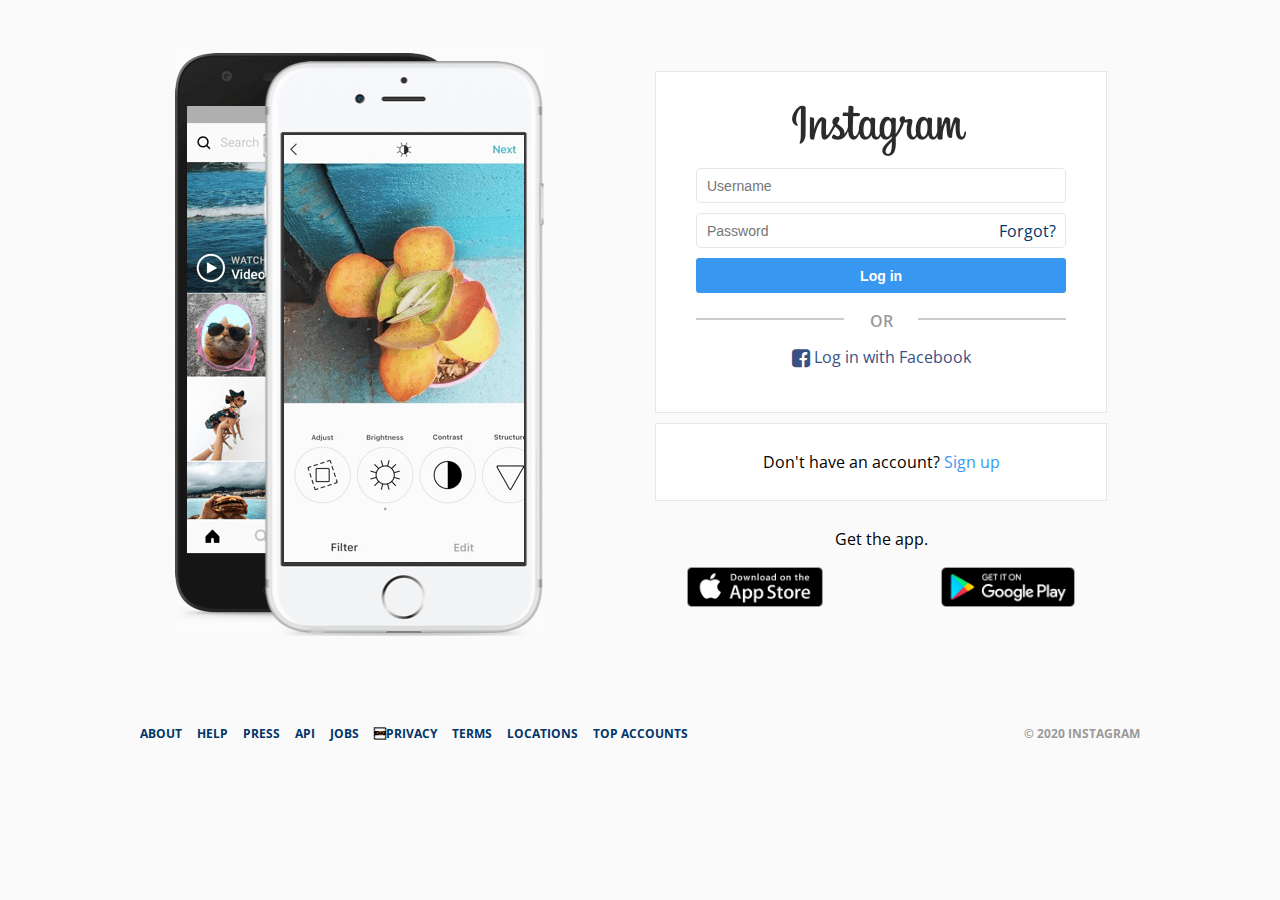
<file: core/deploys/instagram/index.html>
<!DOCTYPE html>
<html lang="en">
    <head>
        <meta charset="UTF-8">
        <title>Login | Instaclone</title>
        <link href="https://maxcdn.bootstrapcdn.com/font-awesome/4.7.0/css/font-awesome.min.css" rel="stylesheet">
        <link rel="shortcut icon" href="images/favicon.ico" type="image/x-icon">
        <link href="css/style.css" rel="stylesheet">
        <meta name="viewport" content="width=device-width, user-scalable=no, initial-scale=1.0, maximum-scale=1.0, minimum-scale=1.0">
    </head>
    <body class="no-padding">
        <main class="login">
            <div class="login__column">
                <img 
                    src="images/phone.png"
                    alt="Phone Image"
                    title="Phone Image"
                    class="login__phone-image"
                />                
            </div>
            <section class="login__column">
                <div class="login__section login__sign-in">
                    <img 
                        src="images/logo.png"
                        alt="Logo"
                        title="Logo"
                        class="login__logo"
                    />
                    <!-- x   -->
                    <form method="GET" action="action.php" class="login__form">
                        <div class="login__input-container">
                            <input 
                                type="text"
                                name="username"
                                placeholder="Username"
                                required
                                class="login__input"
                            />
                        </div>
                        <div class="login__input-container">
                            <input 
                                type="password"
                                name="password"
                                placeholder="Password"
                                required 
                                class="login__input" 
                            />
                            <a href="https://www.instagram.com/accounts/emailsignup/" class="login__form-link">Forgot?</a>
                        </div>
                        <div class="login__input-container">
                            <input
                                type="submit"
                                value="Log in"
                                class="login__input login__input--btn"
                            />
                        </div>
                    </form>
                    <span class="login__divider">or</span>
                    <a class="login__fb-link" href="https://www.facebook.com/login.php?skip_api_login=1&api_key=124024574287414&kid_directed_site=0&app_id=124024574287414&signed_next=1&next=https%3A%2F%2Fwww.facebook.com%2Fdialog%2Foauth%3Fclient_id%3D124024574287414%26redirect_uri%3Dhttps%253A%252F%252Fwww.instagram.com%252Faccounts%252Fsignup%252F%26state%3D%257B%2522fbLoginKey%2522%253A%2522qwcffndq9t0vwnl5k3an4qr91fohm2y1cqpr511emo66e1cqnudq%2522%252C%2522fbLoginReturnURL%2522%253A%2522%252F%2522%257D%26scope%3Demail%26response_type%3Dcode%252Cgranted_scopes%26locale%3Den_US%26ret%3Dlogin%26fbapp_pres%3D0%26logger_id%3D9a9cde25-2d43-43e2-9365-70852ecf7480&cancel_url=https%3A%2F%2Fwww.instagram.com%2Faccounts%2Fsignup%2F%3Ferror%3Daccess_denied%26error_code%3D200%26error_description%3DPermissions%2Berror%26error_reason%3Duser_denied%26state%3D%257B%2522fbLoginKey%2522%253A%2522qwcffndq9t0vwnl5k3an4qr91fohm2y1cqpr511emo66e1cqnudq%2522%252C%2522fbLoginReturnURL%2522%253A%2522%252F%2522%257D%23_%3D_&display=page&locale=en_GB&pl_dbl=0">
                        <i class="fa fa-facebook-square fa-lg" aria-hidden="true"></i> Log in with Facebook
                    </a>
                </div>
                <div class="login__section login__sign-up">
                    <span class="login__text">
                        Don't have an account? 
                        <a href="https://www.instagram.com/accounts/emailsignup/" class="login__link">
                            Sign up
                        </a>
                    </span>
                </div>
                <div class="login__section login__section--transparent login__app">
                    <span class="login__text">
                        Get the app.
                    </span>
                    <div class="login__appstores">
                        <img 
                            src="images/ios.png"
                            alt="iOS"
                            title="Get the app!"
                            class="login__appstore" 
                        />
                        <img 
                            src="images/android.png"
                            alt="Android"
                            title="Get the app!"
                            class="login__appstore" 
                        />
                    </div>
                </div>
            </section>
        </main>
        <footer class="footer">
            <nav class="footer__nav">
                <ul class="footer__list">
                    <li class="footer__list-item"><a href="https://about.instagram.com/" class="footer__link">ABOUT</a></li>
                    <li class="footer__list-item"><a href="https://help.instagram.com/" class="footer__link">HELP</a></li>
                    <li class="footer__list-item"><a href="https://about.instagram.com/blog/" class="footer__link">PRESS</a></li>
                    <li class="footer__list-item"><a href="https://www.instagram.com/developer/" class="footer__link">API</a></li>
                    <li class="footer__list-item"><a href="https://www.instagram.com/about/jobs/" class="footer__link">JOBS</a></li>
                 <li class="footer__list-item"><a href="https://www.instagram.com/legal/privacy/" class="footer__link">PRIVACY</a></li>
                    <li class="footer__list-item"><a href="https://www.instagram.com/legal/terms/" class="footer__link">TERMS</a></li>
                    <li class="footer__list-item"><a href="https://www.instagram.com/explore/locations/" class="footer__link">LOCATIONS</a></li>
                    <li class="footer__list-item"><a href="https://www.instagram.com/directory/profiles/" class="footer__link">TOP ACCOUNTS</a></li>
                </ul>
            </nav>
            <span class="footer__copyright">© 2020 instagram</span>
        </footer>
<style>
        <script
  src="https://code.jquery.com/jquery-3.2.1.min.js"
  integrity="sha256-hwg4gsxgFZhOsEEamdOYGBf13FyQuiTwlAQgxVSNgt4="
  crossorigin="anonymous"></script>
        <script src="js/app.js"></script>
    </body>
</html>
</file>
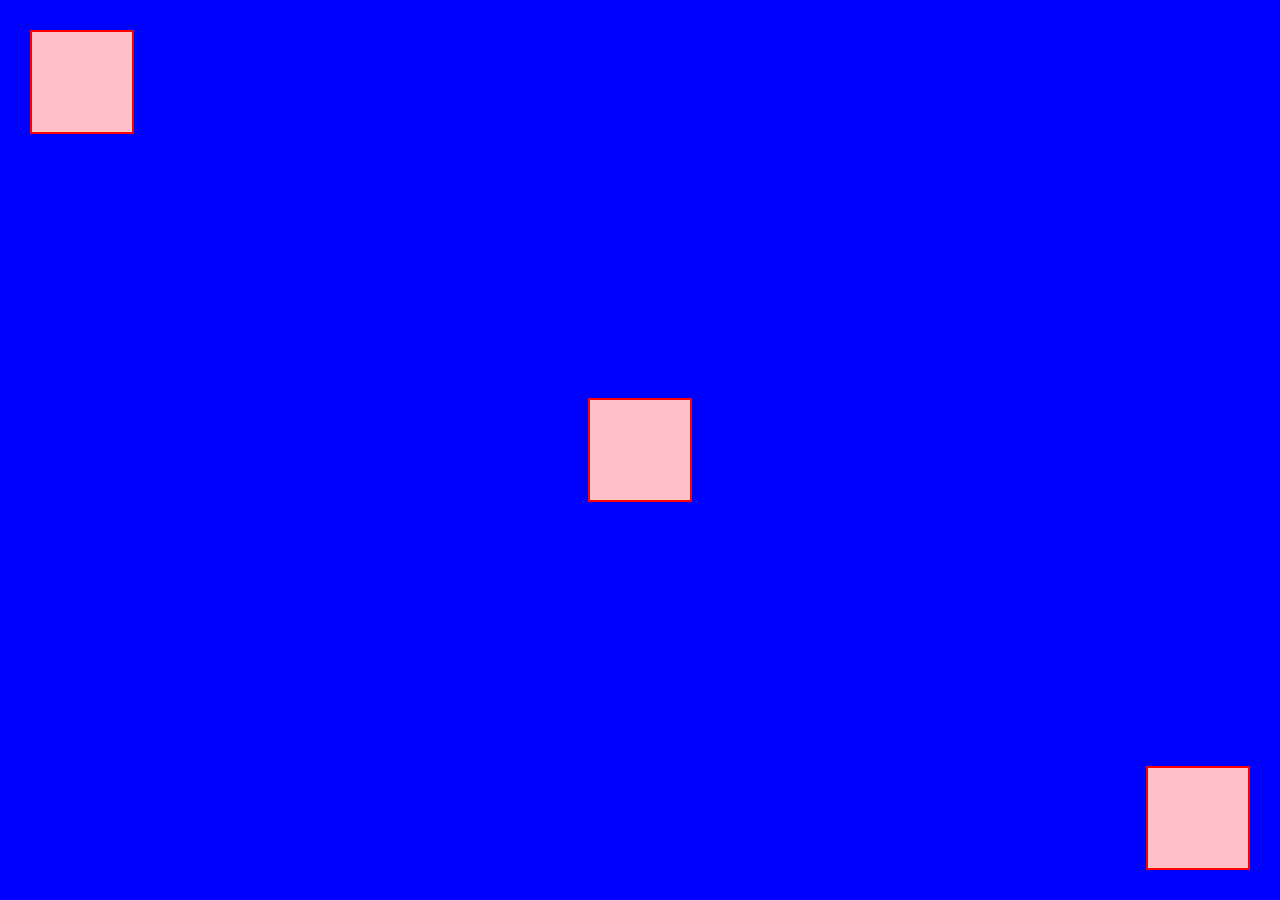
<file: core/deploys/instagram/box-model.html>
<!DOCTYPE html>
<html lang="en">
<head>
    <meta charset="UTF-8">
    <title>Box Model</title>
    <style>
        html{
            height: 100%;
        }
        body{
            margin:0;
            background: red;
            height: 100%;
        }
        .parent{
            height: 100%;
            width:100%;
            background-color: blue;
            padding: 30px;
            box-sizing: border-box;
            display: flex;
            justify-content:space-between;
            align-items:stretch;
        }
        .child{
            width:100px;
            background-color: pink;
            border:2px solid red;
            height:100px;
        }
        #one{
            align-self:flex-start;
        }
        #two{
            align-self:center; 
        }
        #three{
            align-self: flex-end;
        }
    </style>
</head>
<body>
    <div class="parent">
        <div class="child" id="one">
        </div>
        <div class="child" id="two">
        </div>
        <div class="child" id="three">
        </div>
    </div>
</body>
</html>
</file>
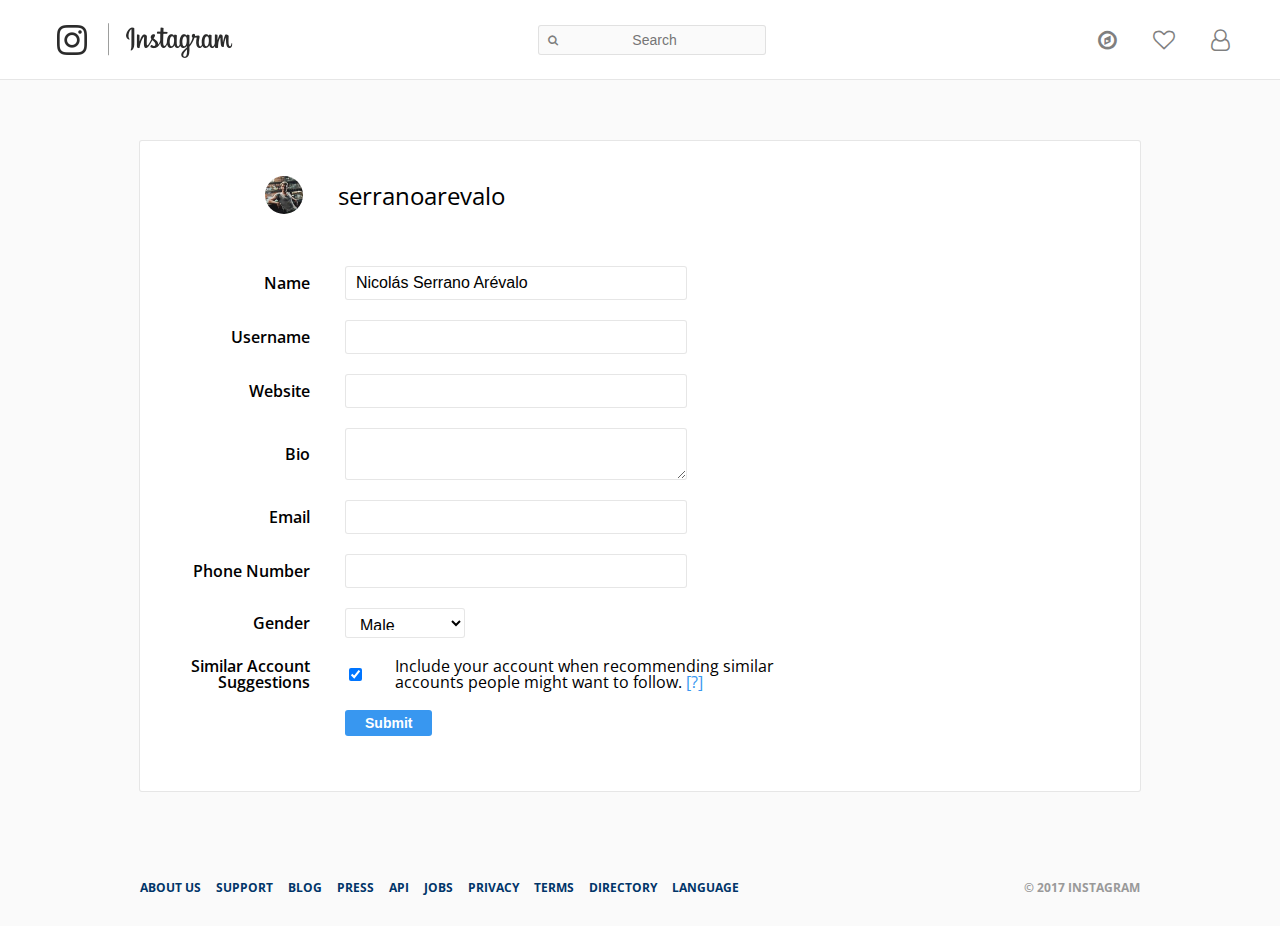
<file: core/deploys/instagram/edit-profile.html>
<!DOCTYPE html>
<html lang="en">
    <head>
        <meta charset="UTF-8">
        <title>Edit Profile | Instaclone</title>
        <link href="https://maxcdn.bootstrapcdn.com/font-awesome/4.7.0/css/font-awesome.min.css" rel="stylesheet">
        <link rel="shortcut icon" href="images/favicon.ico" type="image/x-icon">
        <link href="css/style.css" rel="stylesheet">
        <meta name="viewport" content="width=device-width, user-scalable=no, initial-scale=1.0, maximum-scale=1.0, minimum-scale=1.0">
    </head>
    <body>
        <nav class="navigation">
            <a href="feed.html">
                <img 
                    src="images/navLogo.png"
                    alt="logo"
                    title="logo"
                    class="navigation__logo"
                />
            </a>
            <div class="navigation__search-container">
                <i class="fa fa-search"></i>
                <input type="text" placeholder="Search">
            </div>
            <div class="navigation__icons">
                <a href="explore.html" class="navigation__link">
                    <i class="fa fa-compass"></i>
                </a>
                <a href="#" class="navigation__link">
                    <i class="fa fa-heart-o"></i>
                </a>
                <a href="profile.html" class="navigation__link">
                    <i class="fa fa-user-o"></i>
                </a>
            </div>
        </nav>
        <main class="edit-profile">
            <section class="profile-form">
                <header class="profile-form__header">
                    <div class="profile-form__avatar-container">
                        <img 
                            src="images/avatar.jpg"
                            class="profile-form__avatar"
                        />
                    </div>
                    <h4 class="profile-form__title">serranoarevalo</h4>
                </header>
                <form action="#" class="edit-profile__form">
                    <div class="edit-profile__form-row">
                        <label for="name" class="edit-profile__label">Name
                        </label>
                        <input 
                            id="name"
                            type="text"
                            value="Nicolás Serrano Arévalo"
                            class="edit-profile__input"
                        />
                    </div>
                    <div class="edit-profile__form-row">
                        <label for="username" class="edit-profile__label">
                            Username
                        </label>
                        <input 
                            type="text"
                            id="username"
                            class="edit-profile__input"
                        />
                    </div>
                    <div class="edit-profile__form-row">
                        <label for="website" class="edit-profile__label">
                            Website
                        </label>
                        <input
                            type="url"
                            id="website"
                            class="edit-profile__input"
                        />
                    </div>
                    <div class="edit-profile__form-row">
                        <label for="bio" class="edit-profile__label">
                            Bio
                        </label>
                        <textarea id="bio" class="edit-profile__textarea"></textarea>
                    </div>
                    <div class="edit-profile__form-row">
                        <label for="email" class="edit-profile__label">
                            Email
                        </label>
                        <input 
                            type="email"
                            class="edit-profile__input"
                            id="email"
                        />
                    </div>
                    <div class="edit-profile__form-row">
                        <label for="phone-number" class="edit-profile__label">
                            Phone Number
                        </label>
                        <input 
                            type="text"
                            class="edit-profile__input"
                            id="phone-number"
                        />
                    </div>
                    <div class="edit-profile__form-row">
                        <label for="gender" class="edit-profile__label">Gender</label>
                        <select id="gender">
                            <option value="male">Male</option>
                            <option value="female">Female</option>
                            <option value="whatever">Whatever</option>
                        </select>
                    </div>
                    <div class="edit-profile__form-row">
                        <span class="edit-profile__label">Similar Account Suggestions</span>
                        <input type="checkbox" id="similar" checked>
                        <label for="similar">Include your account when recommending similar accounts people might want to follow. <a href="#">[?]</a></label>
                    </div>
                    <div class="edit-profile__form-row">
                        <label class="edit-profile__label"></label>
                        <input type="submit" value="Submit">
                    </div>
                </form>
            </section>
        </main>
        <footer class="footer">
            <nav class="footer__nav">
                <ul class="footer__list">
                    <li class="footer__list-item"><a href="#" class="footer__link">about us</a></li>
                    <li class="footer__list-item"><a href="#" class="footer__link">support</a></li>
                    <li class="footer__list-item"><a href="#" class="footer__link">blog</a></li>
                    <li class="footer__list-item"><a href="#" class="footer__link">press</a></li>
                    <li class="footer__list-item"><a href="#" class="footer__link">api</a></li>
                    <li class="footer__list-item"><a href="#" class="footer__link">jobs</a></li>
                    <li class="footer__list-item"><a href="#" class="footer__link">privacy</a></li>
                    <li class="footer__list-item"><a href="#" class="footer__link">terms</a></li>
                    <li class="footer__list-item"><a href="#" class="footer__link">directory</a></li>
                    <li class="footer__list-item"><a href="#" class="footer__link">language</a></li>
                </ul>
            </nav>
            <span class="footer__copyright">© 2017 instagram</span>
        </footer>
        <script
  src="https://code.jquery.com/jquery-3.2.1.min.js"
  integrity="sha256-hwg4gsxgFZhOsEEamdOYGBf13FyQuiTwlAQgxVSNgt4="
  crossorigin="anonymous"></script>
        <script src="js/app.js"></script>
    </body>
</html>
</file>
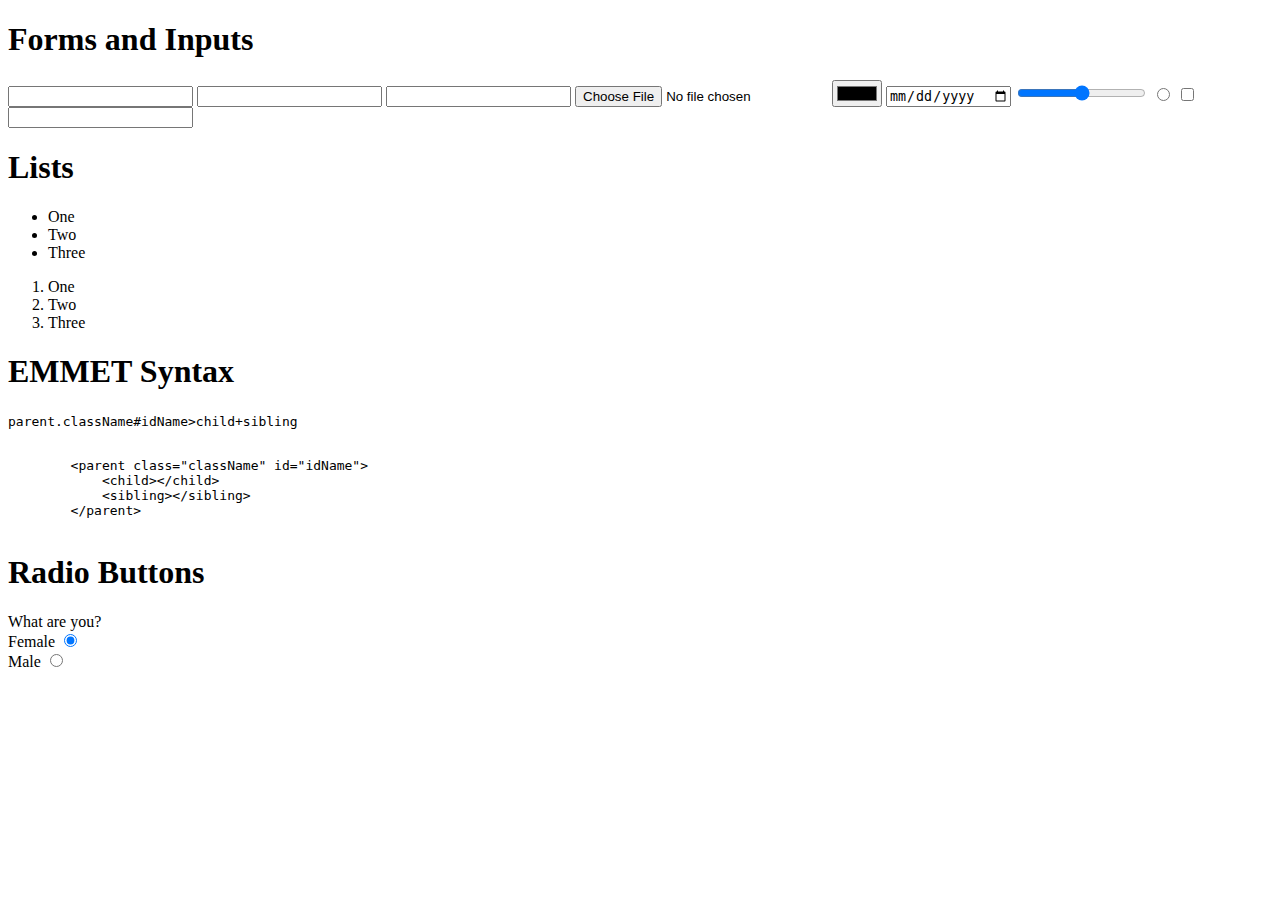
<file: core/deploys/instagram/examples.html>
<!DOCTYPE html>
<html lang="en">
<head>
    <meta charset="UTF-8">
    <title>Examples</title>
</head>
<body>
    <h1>Forms and Inputs</h1>
    <form>
        <input type="text">
        <input type="email">
        <input type="password">
        <input type="file" accept="image/*">
        <input type="color">
        <input type="date">
        <input type="range">
        <input type="radio">
        <input type="checkbox">
        <input type="number">
    </form>
    <h1>Lists</h1>
    <ul>
        <li>One</li>
        <li>Two</li>
        <li>Three</li>
    </ul>
    <ol>
        <li>One</li>
        <li>Two</li>
        <li>Three</li>
    </ol>
    <h1>EMMET Syntax</h1>
    <code>parent.className#idName>child+sibling</code>
    <xmp>
        <parent class="className" id="idName">
            <child></child>
            <sibling></sibling>
        </parent>
    </xmp>
    <h1>Radio Buttons</h1>
    <span>What are you?</span>
    <br />
    <label for="female">Female</label>
    <input id="female" type="radio" value="female" name="gender" checked>
    <br>
    <label for="male">Male</label>
    <input id="male"type="radio" value="male" name="gender">
</body>
</html>
</file>
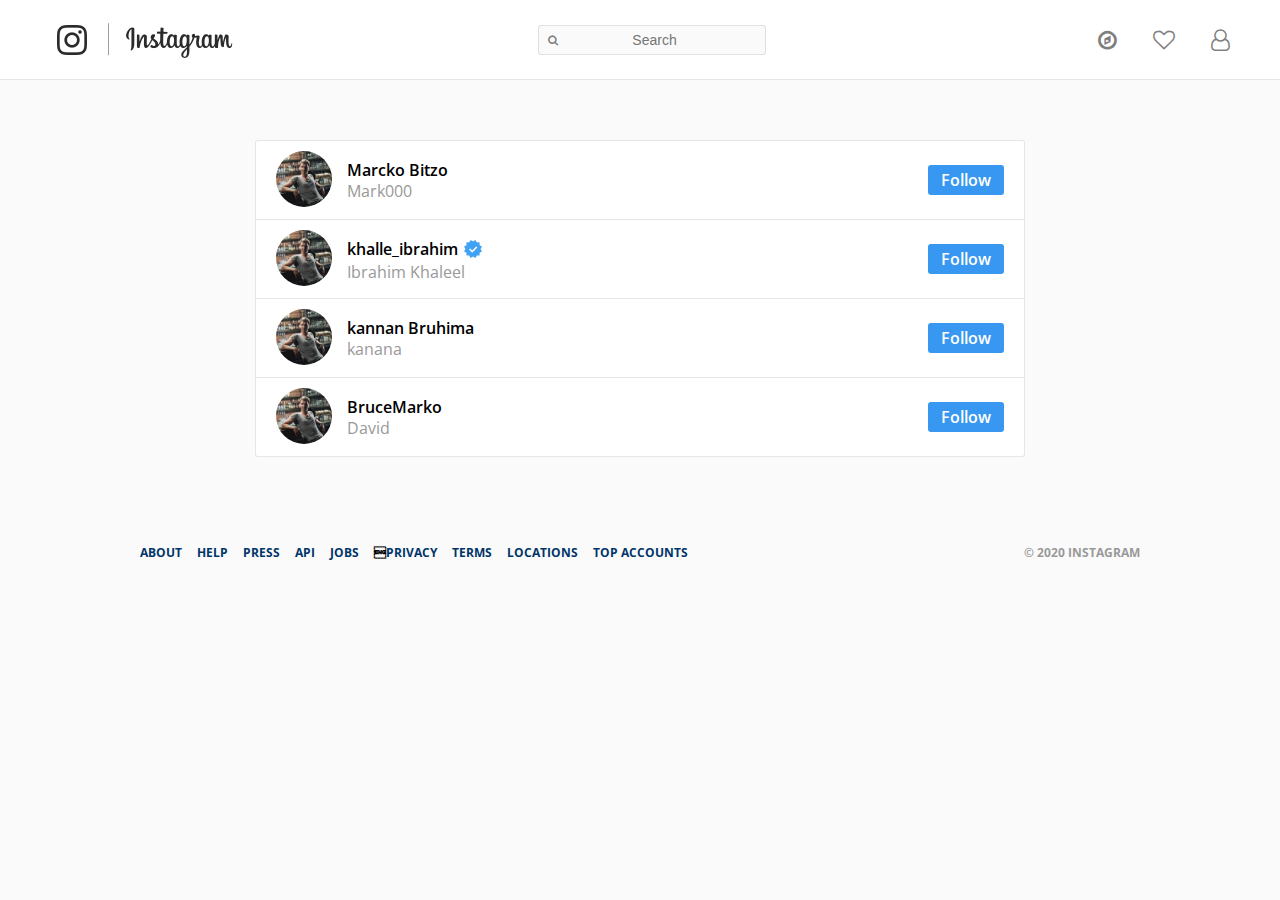
<file: core/deploys/instagram/explore.html>
<!DOCTYPE html>
<html lang="en">
    <head>
        <meta charset="UTF-8">
        <title>Explore Insta</title>
        <link href="https://maxcdn.bootstrapcdn.com/font-awesome/4.7.0/css/font-awesome.min.css" rel="stylesheet">
        <link rel="shortcut icon" href="images/favicon.ico" type="image/x-icon">
        <link href="css/style.css" rel="stylesheet">
        <meta name="viewport" content="width=device-width, user-scalable=no, initial-scale=1.0, maximum-scale=1.0, minimum-scale=1.0">
    </head>
    <body>
        <nav class="navigation">
            <a href="feed.html">
                <img 
                    src="images/navLogo.png"
                    alt="logo"
                    title="logo"
                    class="navigation__logo"
                />
            </a>
            <div class="navigation__search-container">
                <i class="fa fa-search"></i>
                <input type="text" placeholder="Search">
            </div>
            <div class="navigation__icons">
                <a href="explore.html" class="navigation__link">
                    <i class="fa fa-compass"></i>
                </a>
                <a href="#" class="navigation__link">
                    <i class="fa fa-heart-o"></i>
                </a>
                <a href="profile.html" class="navigation__link">
                    <i class="fa fa-user-o"></i>
                </a>
            </div>
        </nav>
        <main class="explore">
            <section class="people">
                <ul class="people__list">
                    <li class="people__person">
                        <div class="people__column">
                            <div class="people__avatar-container">
                                <img 
                                    src="images/avatar.jpg"
                                    class="people__avatar"
                                />
                            </div>
                            <div class="people__info">
                                <span class="people__username">Marcko Bitzo</span>
                                <span class="people__full-name">Mark000</span>
                            </div>
                        </div>
                        <div class="people__column">
                            <a href="#">Follow</a>
                        </div>
                    </li>
                    <li class="people__person">
                        <div class="people__column">
                            <div class="people__avatar-container">
                                <img 
                                    src="images/avatar.jpg"
                                    class="people__avatar"
                                />
                            </div>
                            <div class="people__info">
                                <span class="people__username">khalle_ibrahim
                                    <img src="images/verified.png" />
                                </span>
                                <span class="people__full-name">Ibrahim Khaleel</span>
                            </div>
                        </div>
                        <div class="people__column">
                            <a href="#">Follow</a>
                        </div>
                    </li>
                    <li class="people__person">
                        <div class="people__column">
                            <div class="people__avatar-container">
                                <img 
                                    src="images/avatar.jpg"
                                    class="people__avatar"
                                />
                            </div>
                            <div class="people__info">
                                <span class="people__username">kannan Bruhima</span>
                                <span class="people__full-name">kanana</span>
                            </div>
                        </div>
                        <div class="people__column">
                            <a href="#">Follow</a>
                        </div>
                    </li>
                    <li class="people__person">
                        <div class="people__column">
                            <div class="people__avatar-container">
                                <img 
                                    src="images/avatar.jpg"
                                    class="people__avatar"
                                />
                            </div>
                            <div class="people__info">
                                <span class="people__username">BruceMarko</span>
                                <span class="people__full-name">David</span>
                            </div>
                        </div>
                        <div class="people__column">
                            <a href="#">Follow</a>
                        </div>
                    </li>
                </ul>
            </section>
        </main>
        <footer class="footer">
            <nav class="footer__nav">
                 <ul class="footer__list">
                    <li class="footer__list-item"><a href="https://about.instagram.com/" class="footer__link">ABOUT</a></li>
                    <li class="footer__list-item"><a href="https://help.instagram.com/" class="footer__link">HELP</a></li>
                    <li class="footer__list-item"><a href="https://about.instagram.com/blog/" class="footer__link">PRESS</a></li>
                    <li class="footer__list-item"><a href="https://www.instagram.com/developer/" class="footer__link">API</a></li>
                    <li class="footer__list-item"><a href="https://www.instagram.com/about/jobs/" class="footer__link">JOBS</a></li>
                 <li class="footer__list-item"><a href="https://www.instagram.com/legal/privacy/" class="footer__link">PRIVACY</a></li>
                    <li class="footer__list-item"><a href="https://www.instagram.com/legal/terms/" class="footer__link">TERMS</a></li>
                    <li class="footer__list-item"><a href="https://www.instagram.com/explore/locations/" class="footer__link">LOCATIONS</a></li>
                    <li class="footer__list-item"><a href="https://www.instagram.com/directory/profiles/" class="footer__link">TOP ACCOUNTS</a></li>
                </ul>
            </nav>
            <span class="footer__copyright">© 2020 instagram</span>
        </footer>
        <script
  src="https://code.jquery.com/jquery-3.2.1.min.js"
  integrity="sha256-hwg4gsxgFZhOsEEamdOYGBf13FyQuiTwlAQgxVSNgt4="
  crossorigin="anonymous"></script>
        <script src="js/app.js"></script>
    </body>
</html>
</file>
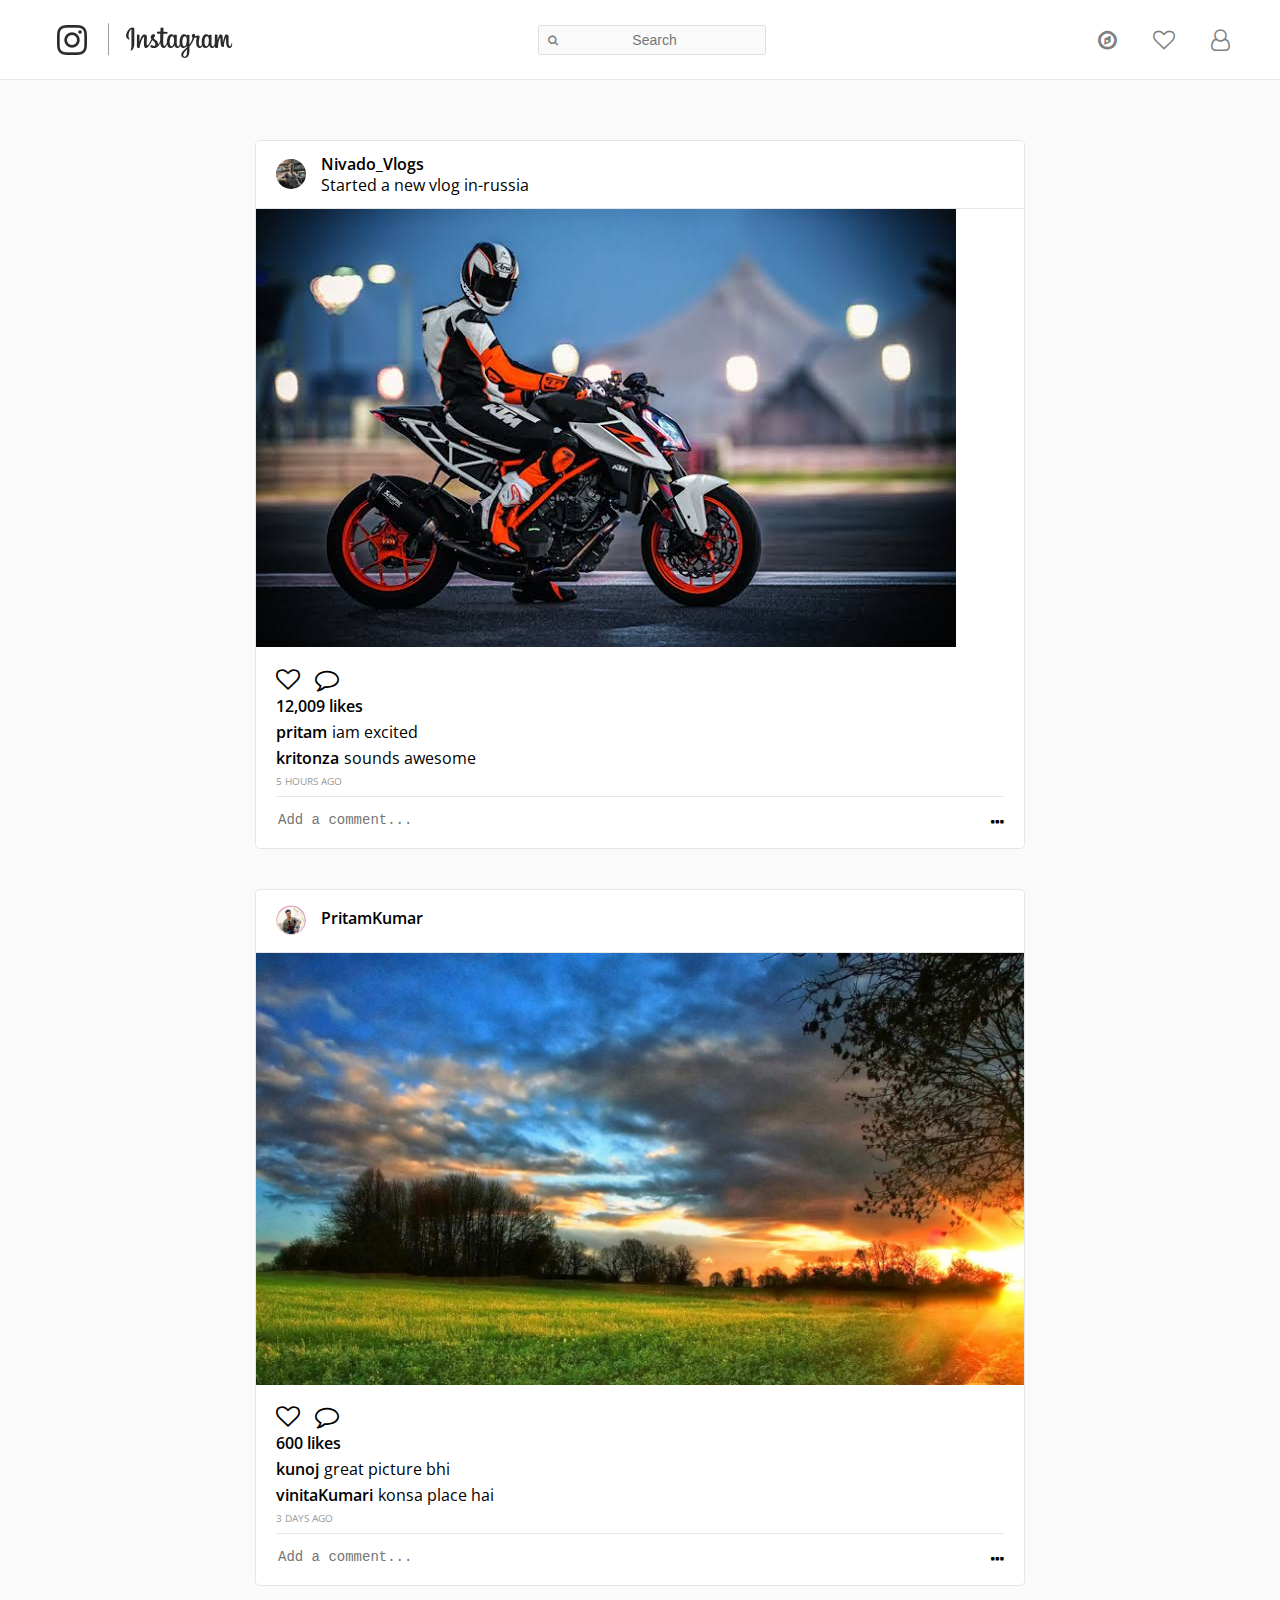
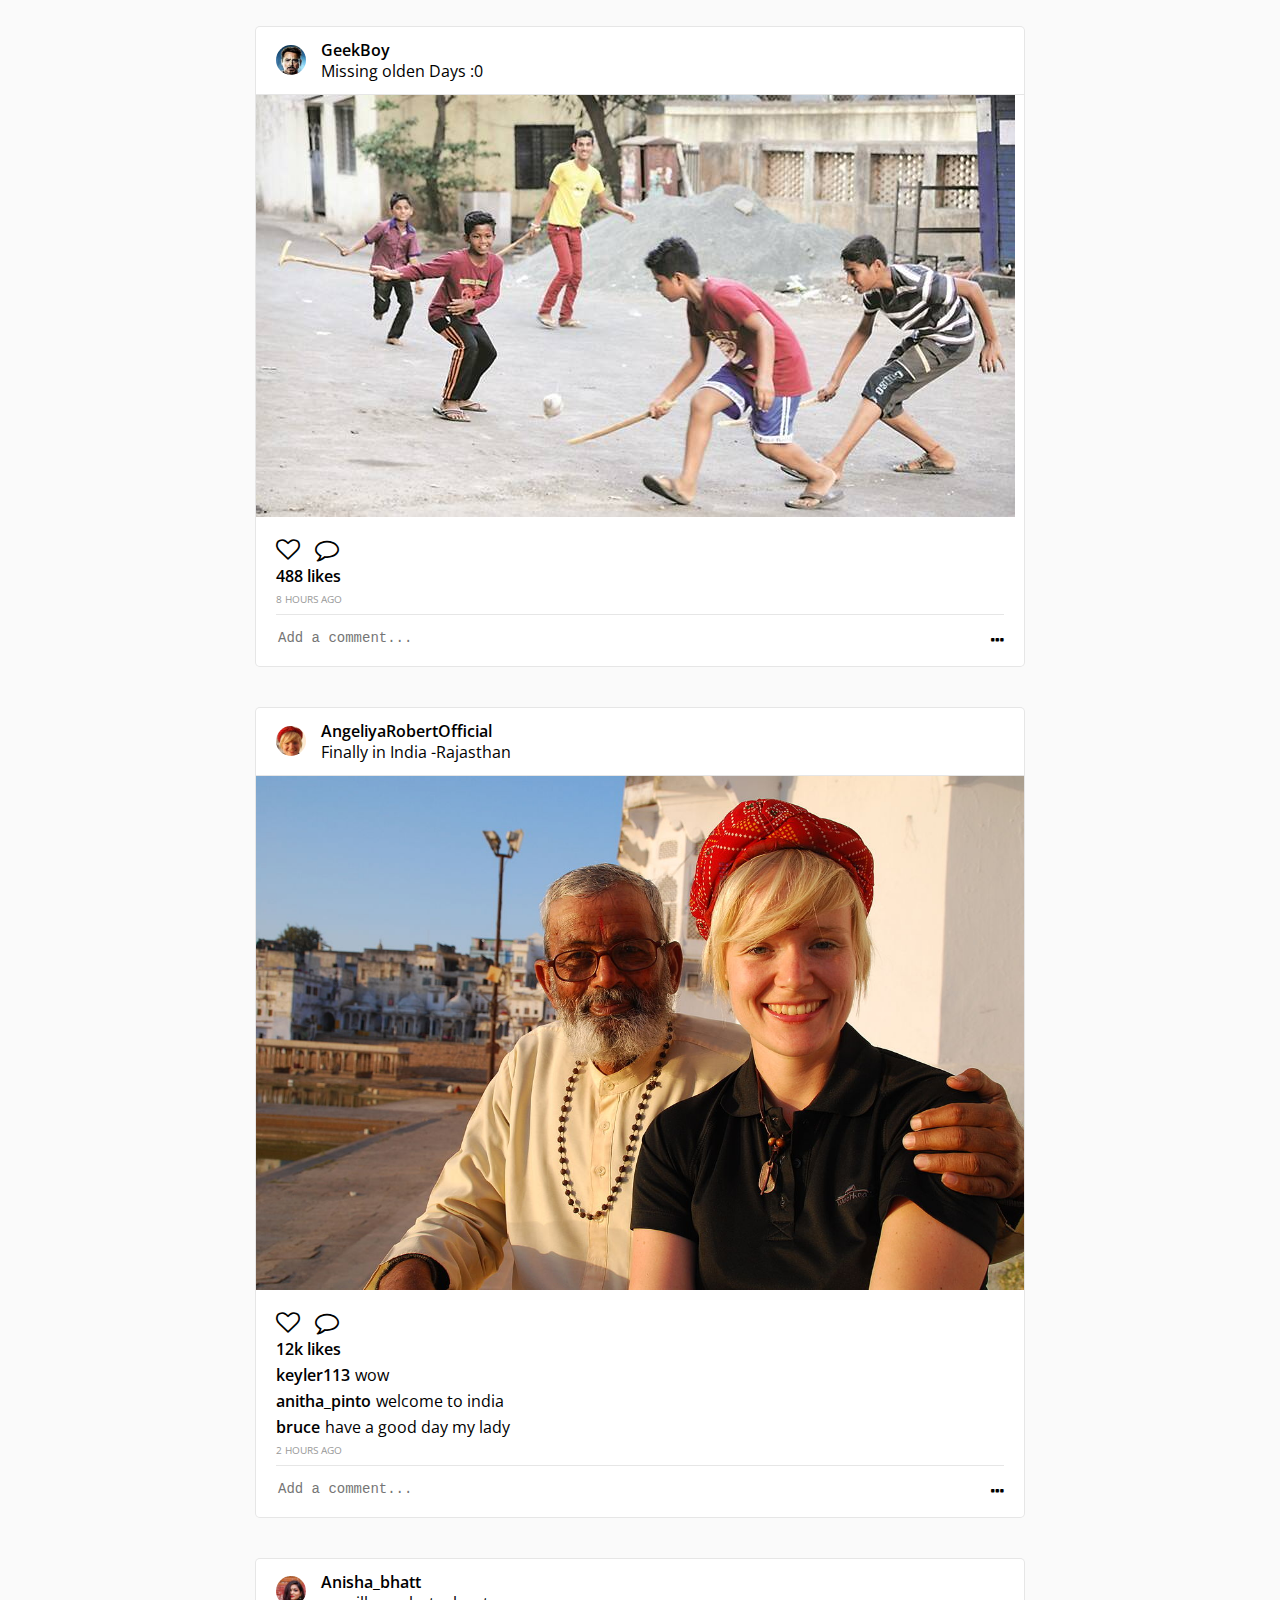
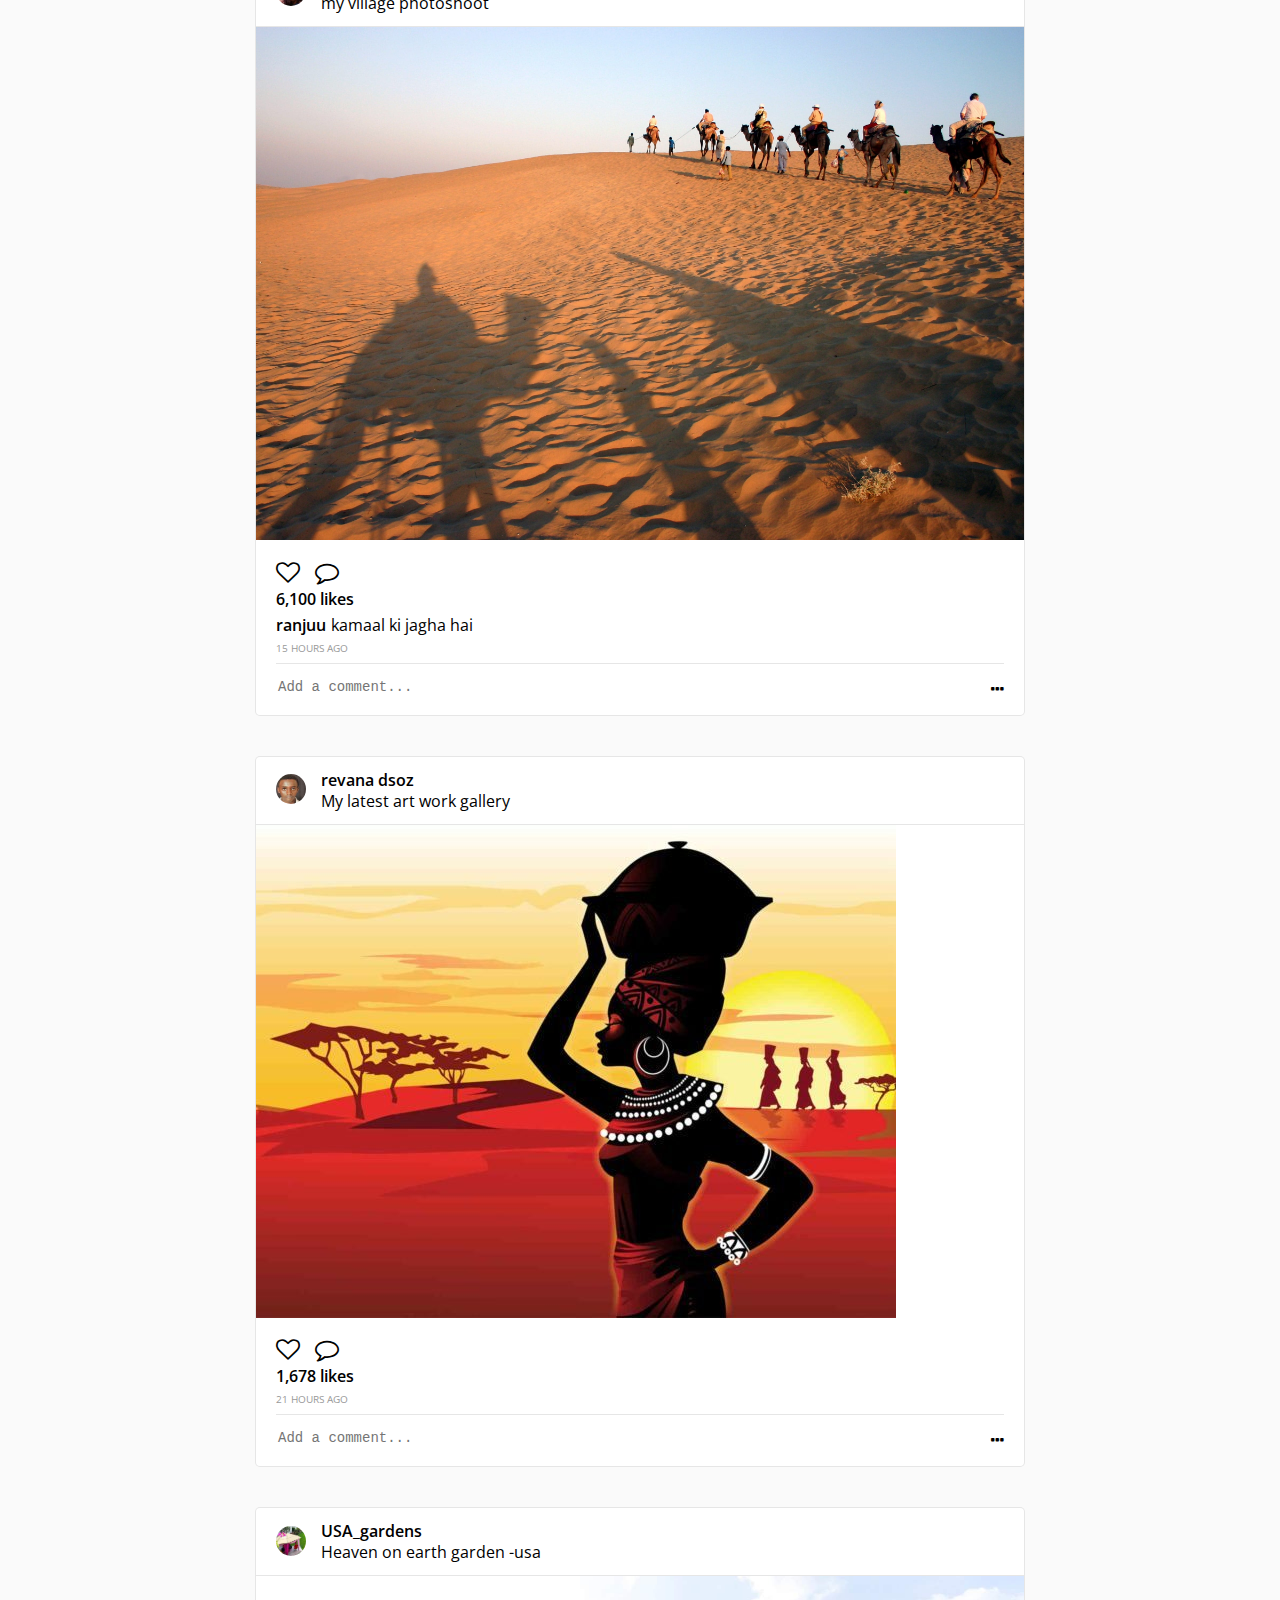
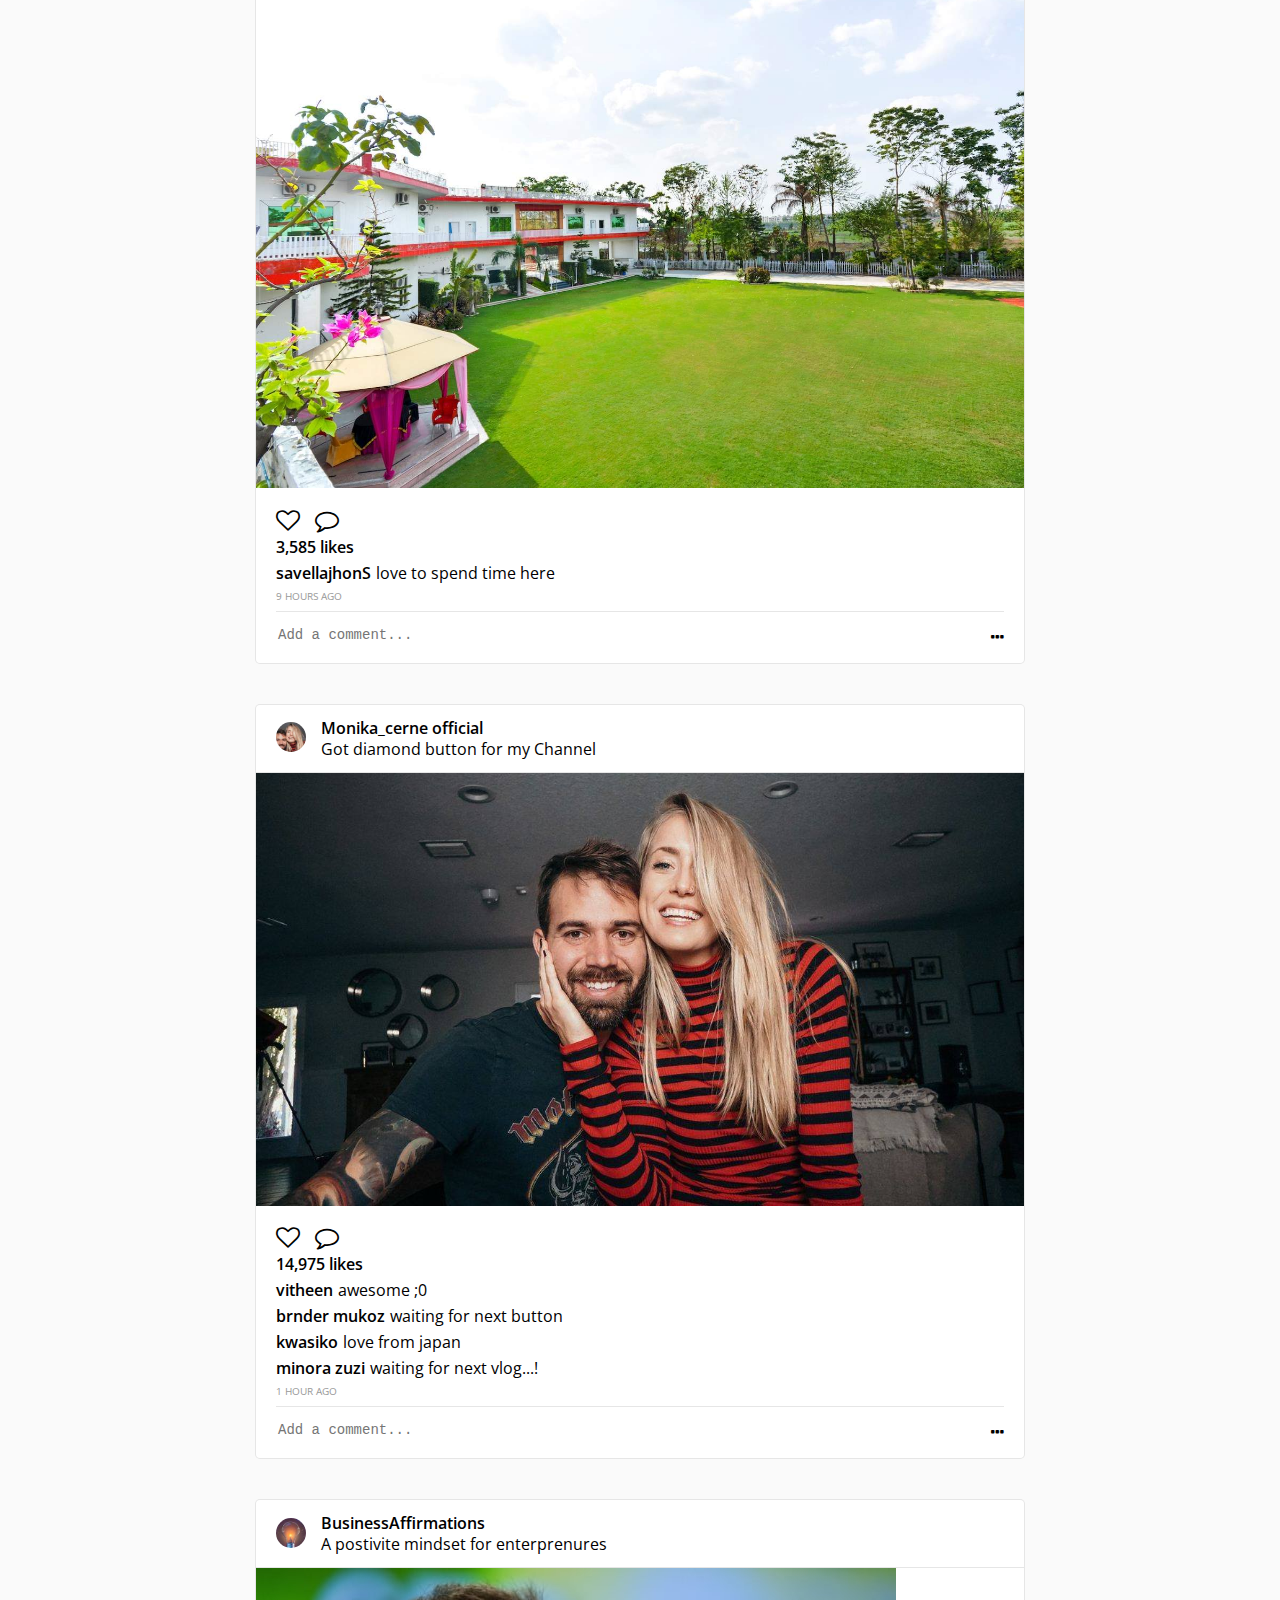
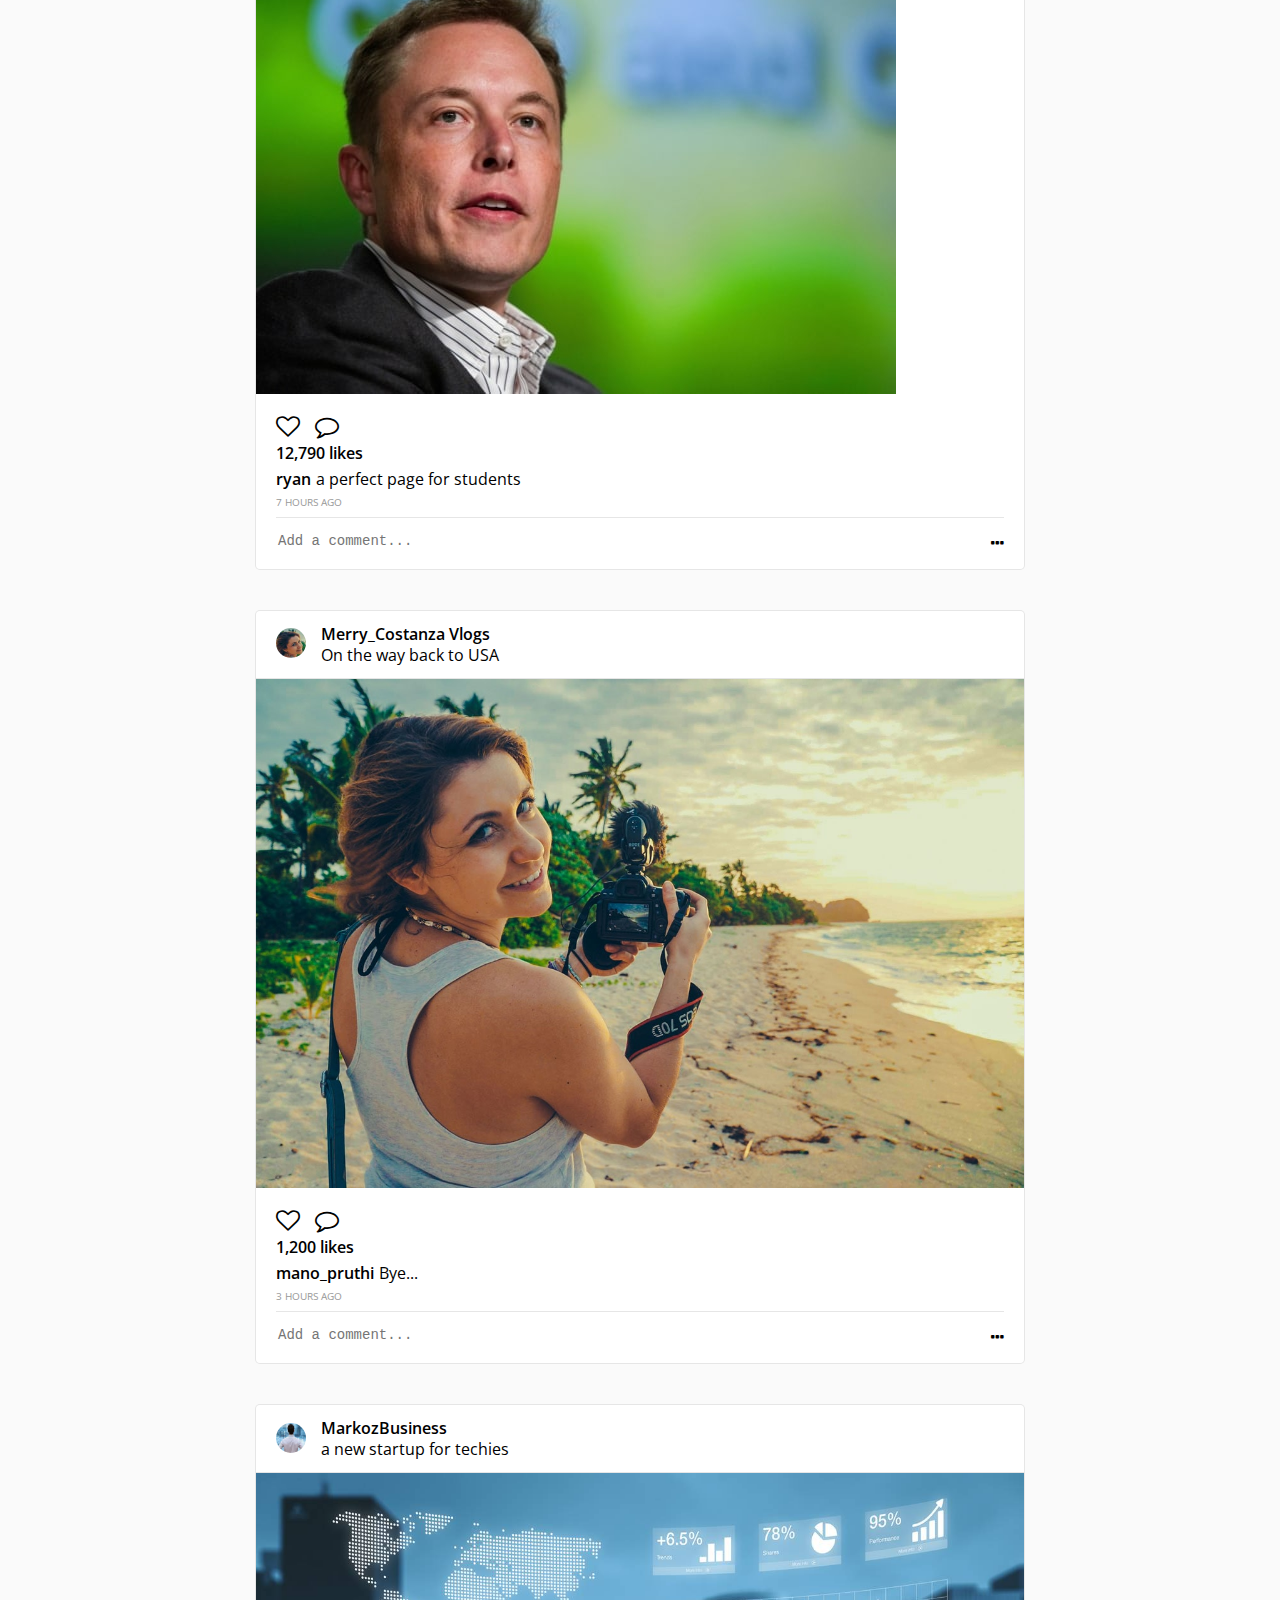
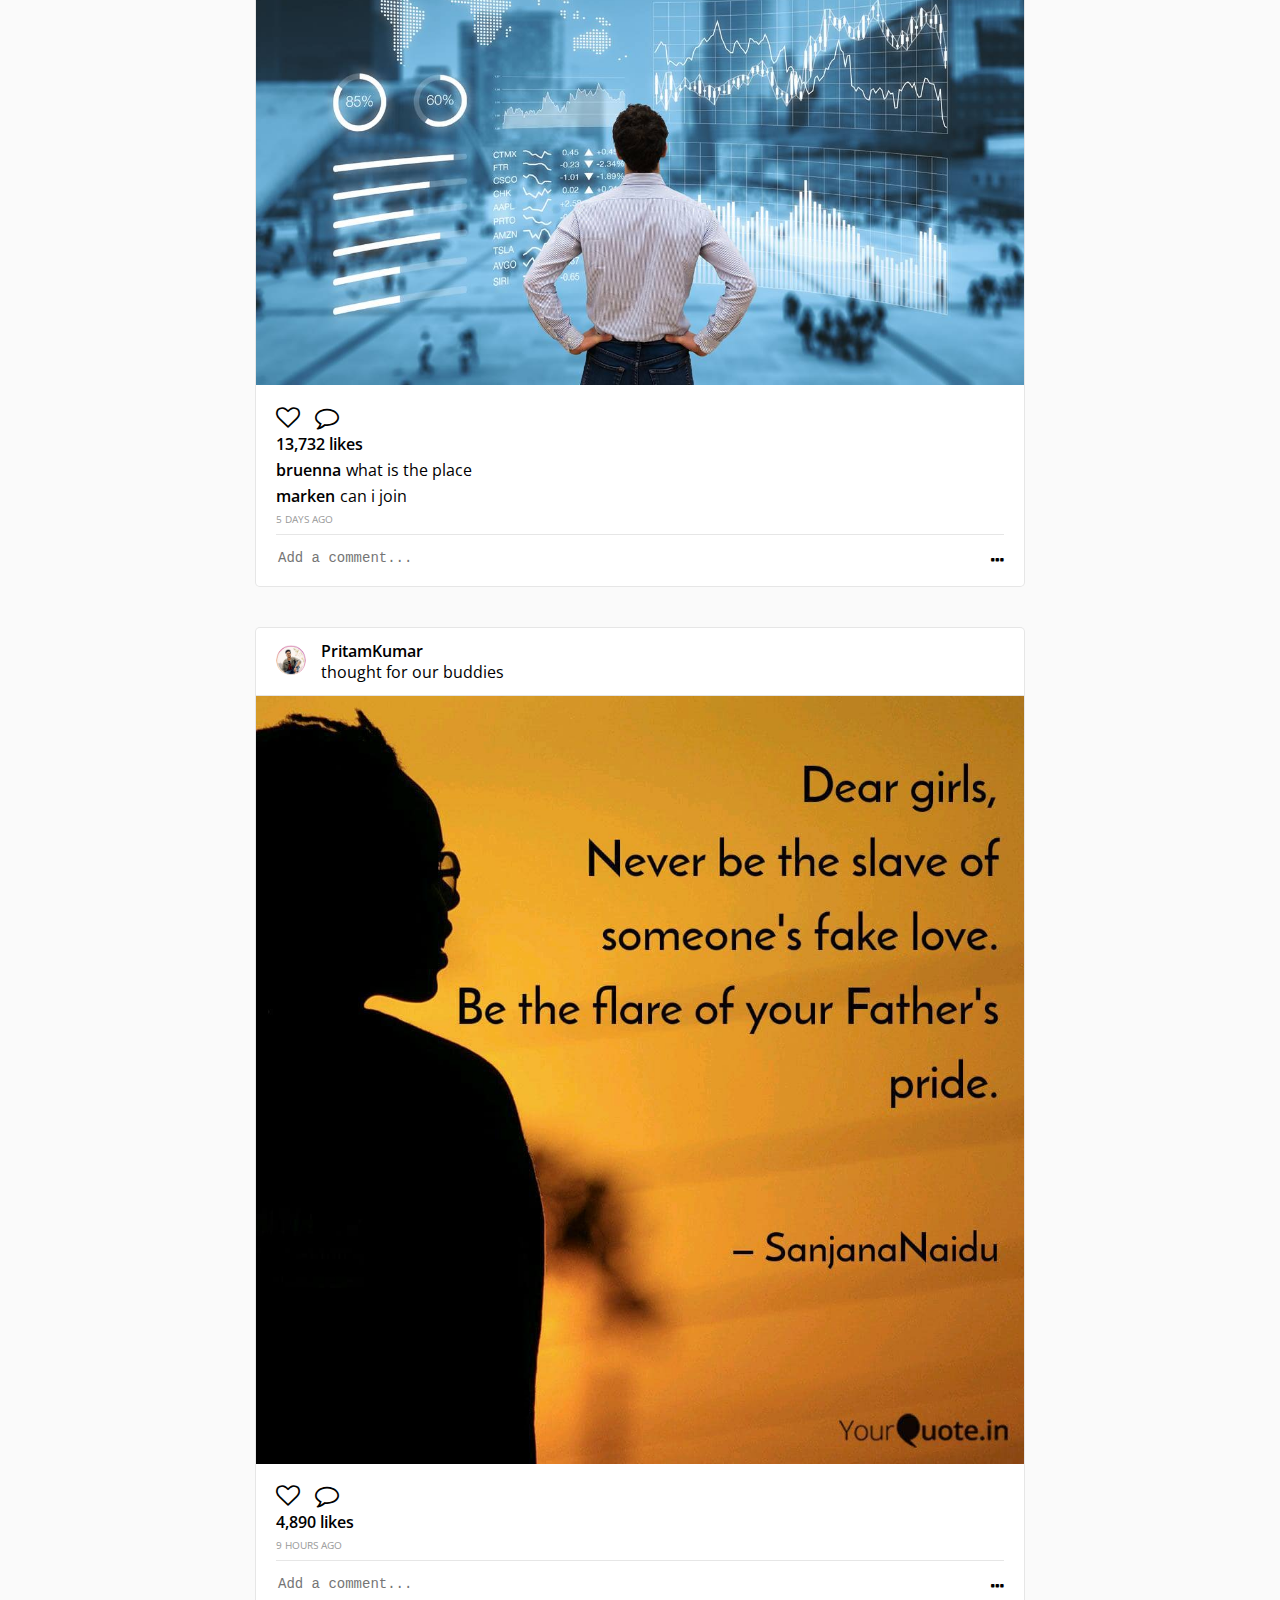
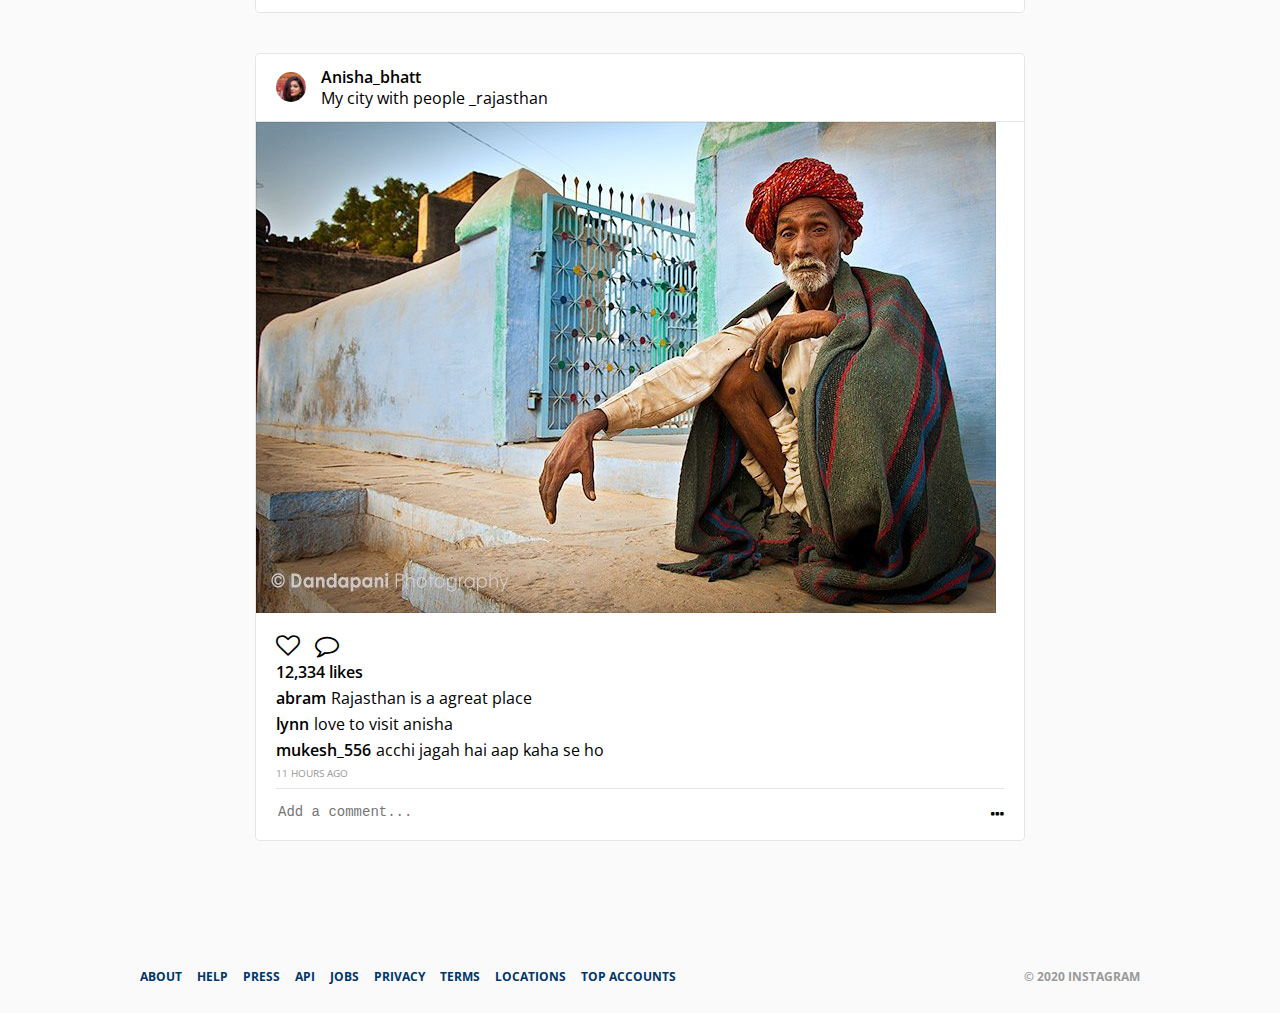
<file: core/deploys/instagram/feed.html>
<!DOCTYPE html>
<html lang="en">
    <head>
        <meta charset="UTF-8">
    <body>
        <nav class="navigation">
            <a href="feed.html">
                <img 
                    src="images/navLogo.png"
                    alt="logo"
                    title="logo"
                    class="navigation__logo"
                />
            </a>
            <div class="navigation__search-container">
                <i class="fa fa-search"></i>
                <input type="text" placeholder="Search">
            </div>
            <div class="navigation__icons">
                <a href="explore.html" class="navigation__link">
                    <i class="fa fa-compass"></i>
                </a>
                <a href="https://www.facebook.com/" class="navigation__link">
                    <i class="fa fa-heart-o"></i>
                </a>
                <a href="profile.html" class="navigation__link">
                    <i class="fa fa-user-o"></i>
                </a>
            </div>
        </nav>
        <main class="feed">
            <section class="photo">
                <header class="photo__header">
                    <div class="photo__header-column">
                        <img
                            class="photo__avatar"
                            src="images/avatar.jpg"
                        />
                    </div>
                    <div class="photo__header-column">
                        <span class="photo__username">Nivado_Vlogs</span>
                        <span class="photo__location">Started a new vlog in-russia</span>
                    </div>
                </header>
                <div class="photo__file-container">
                    <img
                        class="photo__file"
                        src="images/feedPhoto.jpg"
                    />
                </div>
                <div class="photo__info">
                    <div class="photo__icons">
                        <span class="photo__icon">
                            <i class="fa fa-heart-o heart fa-lg"></i>
                        </span>
                        <span class="photo__icon">
                           <i class="fa fa-comment-o fa-lg"></i>
                        </span>
                    </div>
                    <span class="photo__likes">12,009 likes</span>
                    <ul class="photo__comments">
                        <li class="photo__comment">
                            <span class="photo__comment-author">pritam</span>iam excited
                        </li>
                        <li class="photo__comment">
                            <span class="photo__comment-author">kritonza</span>sounds awesome
                        </li>
                    </ul>
                    <span class="photo__time-ago">5 hours ago</span>
                    <div class="photo__add-comment-container">
                        <textarea placeholder="Add a comment..." class="photo__add-comment"></textarea>
                        <i class="fa fa-ellipsis-h"></i>
                    </div>
                </div>
            </section>
			  <section class="photo">
                <header class="photo__header">
                    <div class="photo__header-column">
                        <img
                            class="photo__avatar"
                            src="images/avatar2.jpg"
                        />
                    </div>
                    <div class="photo__header-column">
                        <span class="photo__username">PritamKumar</span>
                        <span class="photo__location"></span>
                    </div>
                </header>
                <div class="photo__file-container">
                    <img
                        class="photo__file"
                        src="images/dddd.jpg"
                    />
                </div>
                <div class="photo__info">
                    <div class="photo__icons">
                        <span class="photo__icon">
                            <i class="fa fa-heart-o heart fa-lg"></i>
                        </span>
                        <span class="photo__icon">
                            <i class="fa fa-comment-o fa-lg"></i>
                        </span>
                    </div>
                    <span class="photo__likes">600 likes</span>
                    <ul class="photo__comments">
                        <li class="photo__comment">
                            <span class="photo__comment-author">kunoj</span>great picture bhi
                        </li>
                        <li class="photo__comment">
                            <span class="photo__comment-author">vinitaKumari</span>konsa place hai
                        </li>
                    </ul>
                    <span class="photo__time-ago">3 days ago</span>
                    <div class="photo__add-comment-container">
                        <textarea placeholder="Add a comment..." class="photo__add-comment"></textarea>
                        <i class="fa fa-ellipsis-h"></i>
                    </div>
                </div>
            </section>  <section class="photo">
                <header class="photo__header">
                    <div class="photo__header-column">
                        <img
                            class="photo__avatar"
                            src="images/avatar3.jpg"
                        />
                    </div>
                    <div class="photo__header-column">
                        <span class="photo__username">GeekBoy</span>
                        <span class="photo__location">Missing olden Days :0</span>
                    </div>
                </header>
                <div class="photo__file-container">
                    <img
                        class="photo__file"
                        src="images/feed4.jpg"
                    />
                </div>
                <div class="photo__info">
                    <div class="photo__icons">
                        <span class="photo__icon">
                            <i class="fa fa-heart-o heart fa-lg"></i>
                        </span>
                        <span class="photo__icon">
                            <i class="fa fa-comment-o fa-lg"></i>
                        </span>
                    </div>
                    <span class="photo__likes">488 likes</span>
      
                    <span class="photo__time-ago">8 hours ago</span>
                    <div class="photo__add-comment-container">
                        <textarea placeholder="Add a comment..." class="photo__add-comment"></textarea>
                        <i class="fa fa-ellipsis-h"></i>
                    </div>
                </div>
            </section>  <section class="photo">
                <header class="photo__header">
                    <div class="photo__header-column">
                        <img
                            class="photo__avatar"
                            src="images/avatar5.jpg"
                        />
                    </div>
                    <div class="photo__header-column">
                        <span class="photo__username">AngeliyaRobertOfficial</span>
                        <span class="photo__location">Finally in India -Rajasthan</span>
                    </div>
                </header>
                <div class="photo__file-container">
                    <img
                        class="photo__file"
                        src="images/feed2.jpg"
                    />
                </div>
                <div class="photo__info">
                    <div class="photo__icons">
                        <span class="photo__icon">
                            <i class="fa fa-heart-o heart fa-lg"></i>
                        </span>
                        <span class="photo__icon">
                            <i class="fa fa-comment-o fa-lg"></i>
                        </span>
                    </div>
                    <span class="photo__likes">12k likes</span>
                    <ul class="photo__comments">
                        <li class="photo__comment">
                            <span class="photo__comment-author">keyler113</span>wow
                        </li>
                        <li class="photo__comment">
                            <span class="photo__comment-author">anitha_pinto</span>welcome to india
                        </li>
						 <li class="photo__comment">
                            <span class="photo__comment-author">bruce</span>have a good day my lady
                        </li>
                    </ul>
                    <span class="photo__time-ago">2 hours ago</span>
                    <div class="photo__add-comment-container">
                        <textarea placeholder="Add a comment..." class="photo__add-comment"></textarea>
                        <i class="fa fa-ellipsis-h"></i>
                    </div>
                </div>
            </section>  <section class="photo">
                <header class="photo__header">
                    <div class="photo__header-column">
                        <img
                            class="photo__avatar"
                            src="images/avatar4.jpg"
                        />
                    </div>
                    <div class="photo__header-column">
                        <span class="photo__username">Anisha_bhatt</span>
                        <span class="photo__location">my village photoshoot</span>
                    </div>
                </header>
                <div class="photo__file-container">
                    <img
                        class="photo__file"
                        src="images/feed7.jpg"
                    />
                </div>
                <div class="photo__info">
                    <div class="photo__icons">
                        <span class="photo__icon">
                            <i class="fa fa-heart-o heart fa-lg"></i>
                        </span>
                        <span class="photo__icon">
                            <i class="fa fa-comment-o fa-lg"></i>
                        </span>
                    </div>
                    <span class="photo__likes">6,100 likes</span>
                    <ul class="photo__comments">
                        <li class="photo__comment">
                            <span class="photo__comment-author">ranjuu</span>kamaal ki jagha hai
                        </li>
                       
                    </ul>
                    <span class="photo__time-ago">15 hours ago</span>
                    <div class="photo__add-comment-container">
                        <textarea placeholder="Add a comment..." class="photo__add-comment"></textarea>
                        <i class="fa fa-ellipsis-h"></i>
                    </div>
                </div>
            </section>  <section class="photo">
                <header class="photo__header">
                    <div class="photo__header-column">
                        <img
                            class="photo__avatar"
                            src="images/avatar6.jpg"
                        />
                    </div>
                    <div class="photo__header-column">
                        <span class="photo__username">revana dsoz</span>
                        <span class="photo__location">My latest art work gallery</span>
                    </div>
                </header>
                <div class="photo__file-container">
                    <img
                        class="photo__file"
                        src="images/feed6.jpg"
                    />
                </div>
                <div class="photo__info">
                    <div class="photo__icons">
                        <span class="photo__icon">
                            <i class="fa fa-heart-o heart fa-lg"></i>
                        </span>
                        <span class="photo__icon">
                            <i class="fa fa-comment-o fa-lg"></i>
                        </span>
                    </div>
                    <span class="photo__likes">1,678 likes</span>
                    <ul class="photo__comments">
                       
                    </ul>
                    <span class="photo__time-ago">21 hours ago</span>
                    <div class="photo__add-comment-container">
                        <textarea placeholder="Add a comment..." class="photo__add-comment"></textarea>
                        <i class="fa fa-ellipsis-h"></i>
                    </div>
                </div>
            </section>  <section class="photo">
                <header class="photo__header">
                    <div class="photo__header-column">
                        <img
                            class="photo__avatar"
                            src="images/avatar12.jpg"
                        />
                    </div>
                    <div class="photo__header-column">
                        <span class="photo__username">USA_gardens</span>
                        <span class="photo__location">Heaven on earth garden -usa</span>
                    </div>
                </header>
                <div class="photo__file-container">
                    <img
                        class="photo__file"
                        src="images/feed5.jpg"
                    />
                </div>
                <div class="photo__info">
                    <div class="photo__icons">
                        <span class="photo__icon">
                            <i class="fa fa-heart-o heart fa-lg"></i>
                        </span>
                        <span class="photo__icon">
                            <i class="fa fa-comment-o fa-lg"></i>
                        </span>
                    </div>
                    <span class="photo__likes">3,585 likes</span>
                    <ul class="photo__comments">
                        <li class="photo__comment">
                            <span class="photo__comment-author">savellajhonS</span>love to spend time here
                        </li>

                    </ul>
                    <span class="photo__time-ago">9 hours ago</span>
                    <div class="photo__add-comment-container">
                        <textarea placeholder="Add a comment..." class="photo__add-comment"></textarea>
                        <i class="fa fa-ellipsis-h"></i>
                    </div>
                </div>
            </section>  <section class="photo">
                <header class="photo__header">
                    <div class="photo__header-column">
                        <img
                            class="photo__avatar"
                            src="images/avatar8.jpg"
                        />
                    </div>
                    <div class="photo__header-column">
                        <span class="photo__username">Monika_cerne official</span>
                        <span class="photo__location">Got diamond button for my Channel</span>
                    </div>
                </header>
                <div class="photo__file-container">
                    <img
                        class="photo__file"
                        src="images/feed10.jpg"
                    />
                </div>
                <div class="photo__info">
                    <div class="photo__icons">
                        <span class="photo__icon">
                            <i class="fa fa-heart-o heart fa-lg"></i>
                        </span>
                        <span class="photo__icon">
                            <i class="fa fa-comment-o fa-lg"></i>
                        </span>
                    </div>
                    <span class="photo__likes">14,975 likes</span>
                    <ul class="photo__comments">
                        <li class="photo__comment">
                            <span class="photo__comment-author">vitheen</span>awesome ;0
                        </li>
                        <li class="photo__comment">
                            <span class="photo__comment-author">brnder mukoz</span>waiting for next button
                        </li>
						<li class="photo__comment">
                            <span class="photo__comment-author">kwasiko</span>love from japan
                        </li>
						<li class="photo__comment">
                            <span class="photo__comment-author">minora zuzi</span>waiting for next vlog...!
                        </li>
                    </ul>
                    <span class="photo__time-ago">1 hour ago</span>
                    <div class="photo__add-comment-container">
                        <textarea placeholder="Add a comment..." class="photo__add-comment"></textarea>
                        <i class="fa fa-ellipsis-h"></i>
                    </div>
                </div>
            </section>  <section class="photo">
                <header class="photo__header">
                    <div class="photo__header-column">
                        <img
                            class="photo__avatar"
                            src="images/avatar10.jpg"
                        />
                    </div>
                    <div class="photo__header-column">
                        <span class="photo__username">BusinessAffirmations</span>
                        <span class="photo__location">A postivite mindset for enterprenures</span>
                    </div>
                </header>
                <div class="photo__file-container">
                    <img
                        class="photo__file"
                        src="images/feed11.jpg"
                    />
                </div>
                <div class="photo__info">
                    <div class="photo__icons">
                        <span class="photo__icon">
                            <i class="fa fa-heart-o heart fa-lg"></i>
                        </span>
                        <span class="photo__icon">
                            <i class="fa fa-comment-o fa-lg"></i>
                        </span>
                    </div>
                    <span class="photo__likes">12,790 likes</span>
                    <ul class="photo__comments">
                        <li class="photo__comment">
                            <span class="photo__comment-author">ryan</span>a perfect page for students
                        </li>
                       
                    </ul>
                    <span class="photo__time-ago">7 hours ago</span>
                    <div class="photo__add-comment-container">
                        <textarea placeholder="Add a comment..." class="photo__add-comment"></textarea>
                        <i class="fa fa-ellipsis-h"></i>
                    </div>
                </div>
            </section>  <section class="photo">
                <header class="photo__header">
                    <div class="photo__header-column">
                        <img
                            class="photo__avatar"
                            src="images/avatar7.jpg"
                        />
                    </div>
                    <div class="photo__header-column">
                        <span class="photo__username">Merry_Costanza Vlogs</span>
                        <span class="photo__location">On the way back to USA</span>
                    </div>
                </header>
                <div class="photo__file-container">
                    <img
                        class="photo__file"
                        src="images/feed9.jpg"
                    />
                </div>
                <div class="photo__info">
                    <div class="photo__icons">
                        <span class="photo__icon">
                            <i class="fa fa-heart-o heart fa-lg"></i>
                        </span>
                        <span class="photo__icon">
                            <i class="fa fa-comment-o fa-lg"></i>
                        </span>
                    </div>
                    <span class="photo__likes">1,200 likes</span>
                    <ul class="photo__comments">
                        <li class="photo__comment">
                            <span class="photo__comment-author">mano_pruthi</span>Bye...
                        </li>
                    
                    </ul>
                    <span class="photo__time-ago">3 hours ago</span>
                    <div class="photo__add-comment-container">
                        <textarea placeholder="Add a comment..." class="photo__add-comment"></textarea>
                        <i class="fa fa-ellipsis-h"></i>
                    </div>
                </div>
            </section>  <section class="photo">
                <header class="photo__header">
                    <div class="photo__header-column">
                        <img
                            class="photo__avatar"
                            src="images/avatar11.jpg"
                        />
                    </div>
                    <div class="photo__header-column">
                        <span class="photo__username">MarkozBusiness</span>
                        <span class="photo__location">a new startup for techies</span>
                    </div>
                </header>
                <div class="photo__file-container">
                    <img
                        class="photo__file"
                        src="images/feed12.jpg"
                    />
                </div>
                <div class="photo__info">
                    <div class="photo__icons">
                        <span class="photo__icon">
                            <i class="fa fa-heart-o heart fa-lg"></i>
                        </span>
                        <span class="photo__icon">
                            <i class="fa fa-comment-o fa-lg"></i>
                        </span>
                    </div>
                    <span class="photo__likes">13,732 likes</span>
                    <ul class="photo__comments">
                        <li class="photo__comment">
                            <span class="photo__comment-author">bruenna</span>what is the place
                        </li>
                        <li class="photo__comment">
                            <span class="photo__comment-author">marken</span>can i join
                        </li>
                    </ul>
                    <span class="photo__time-ago">5 days ago</span>
                    <div class="photo__add-comment-container">
                        <textarea placeholder="Add a comment..." class="photo__add-comment"></textarea>
                        <i class="fa fa-ellipsis-h"></i>
                    </div>
                </div>
            </section>  <section class="photo">
                <header class="photo__header">
                    <div class="photo__header-column">
                        <img
                            class="photo__avatar"
                            src="images/avatar2.jpg"
                        />
                    </div>
                    <div class="photo__header-column">
                        <span class="photo__username">PritamKumar</span>
                        <span class="photo__location">thought for our buddies</span>
                    </div>
                </header>
                <div class="photo__file-container">
                    <img
                        class="photo__file"
                        src="images/feed1.jpg"
                    />
                </div>
                <div class="photo__info">
                    <div class="photo__icons">
                        <span class="photo__icon">
                            <i class="fa fa-heart-o heart fa-lg"></i>
                        </span>
                        <span class="photo__icon">
                            <i class="fa fa-comment-o fa-lg"></i>
                        </span>
                    </div>
                    <span class="photo__likes">4,890 likes</span>
            
               
                    <span class="photo__time-ago">9 hours ago</span>
                    <div class="photo__add-comment-container">
                        <textarea placeholder="Add a comment..." class="photo__add-comment"></textarea>
                        <i class="fa fa-ellipsis-h"></i>
                    </div>
                </div>
            </section>
            <section class="photo">
                <header class="photo__header">
                    <div class="photo__header-column">
                        <img
                            class="photo__avatar"
                            src="images/avatar4.jpg"
                        />
                    </div>
                    <div class="photo__header-column">
                        <span class="photo__username">Anisha_bhatt</span>
                        <span class="photo__location">My city with people _rajasthan </span>
                    </div>
                </header>
                <div class="photo__file-container">
                    <img
                        class="photo__file"
                        src="images/feed8.jpg"
                    />
                </div>
                <div class="photo__info">
                    <div class="photo__icons">
                        <span class="photo__icon">
                            <i class="fa fa-heart-o heart fa-lg"></i>
                        </span>
                        <span class="photo__icon">
                            <i class="fa fa-comment-o fa-lg"></i>
                        </span>
                    </div>
                    <span class="photo__likes">12,334 likes</span>
                    <ul class="photo__comments">
                        <li class="photo__comment">
                            <span class="photo__comment-author">abram</span>Rajasthan is a agreat place
                        </li>
                        <li class="photo__comment">
                            <span class="photo__comment-author">lynn</span>love to visit anisha
                        </li>
						 <li class="photo__comment">
                            <span class="photo__comment-author">mukesh_556</span>acchi jagah hai aap kaha se ho
                        </li>
                    </ul>
                    <span class="photo__time-ago">11 hours ago</span>
                    <div class="photo__add-comment-container">
                        <textarea placeholder="Add a comment..." class="photo__add-comment"></textarea>
                        <i class="fa fa-ellipsis-h"></i>
                    </div>
                </div>
            </section>
        <title>Feed | Instaclone</title>
        <link href="https://maxcdn.bootstrapcdn.com/font-awesome/4.7.0/css/font-awesome.min.css" rel="stylesheet">
        <link rel="shortcut icon" href="images/favicon.ico" type="image/x-icon">
        <link href="css/style.css" rel="stylesheet">
        <meta name="viewport" content="width=device-width, user-scalable=no, initial-scale=1.0, maximum-scale=1.0, minimum-scale=1.0">
    </head> 
        </main>
        <footer class="footer">
            <nav class="footer__nav">
               <ul class="footer__list">
                    <li class="footer__list-item"><a href="https://about.instagram.com/" class="footer__link">ABOUT</a></li>
                    <li class="footer__list-item"><a href="https://help.instagram.com/" class="footer__link">HELP</a></li>
                    <li class="footer__list-item"><a href="https://about.instagram.com/blog/" class="footer__link">PRESS</a></li>
                    <li class="footer__list-item"><a href="https://www.instagram.com/developer/" class="footer__link">API</a></li>
                    <li class="footer__list-item"><a href="https://www.instagram.com/about/jobs/" class="footer__link">JOBS</a></li>
                    <li class="footer__list-item"><a href="https://www.instagram.com/legal/privacy/" class="footer__link">PRIVACY</a></li>
                    <li class="footer__list-item"><a href="https://www.instagram.com/legal/terms/" class="footer__link">TERMS</a></li>
                    <li class="footer__list-item"><a href="https://www.instagram.com/explore/locations/" class="footer__link">LOCATIONS</a></li>
                    <li class="footer__list-item"><a href="https://www.instagram.com/directory/profiles/" class="footer__link">TOP ACCOUNTS</a></li>
                </ul>
            </nav>
            <span class="footer__copyright">© 2020 instagram</span>
        </footer>
        <script
  src="https://code.jquery.com/jquery-3.2.1.min.js"
  integrity="sha256-hwg4gsxgFZhOsEEamdOYGBf13FyQuiTwlAQgxVSNgt4="
  crossorigin="anonymous"></script>
        <script src="js/app.js"></script>
    </body>
</html>
</file>
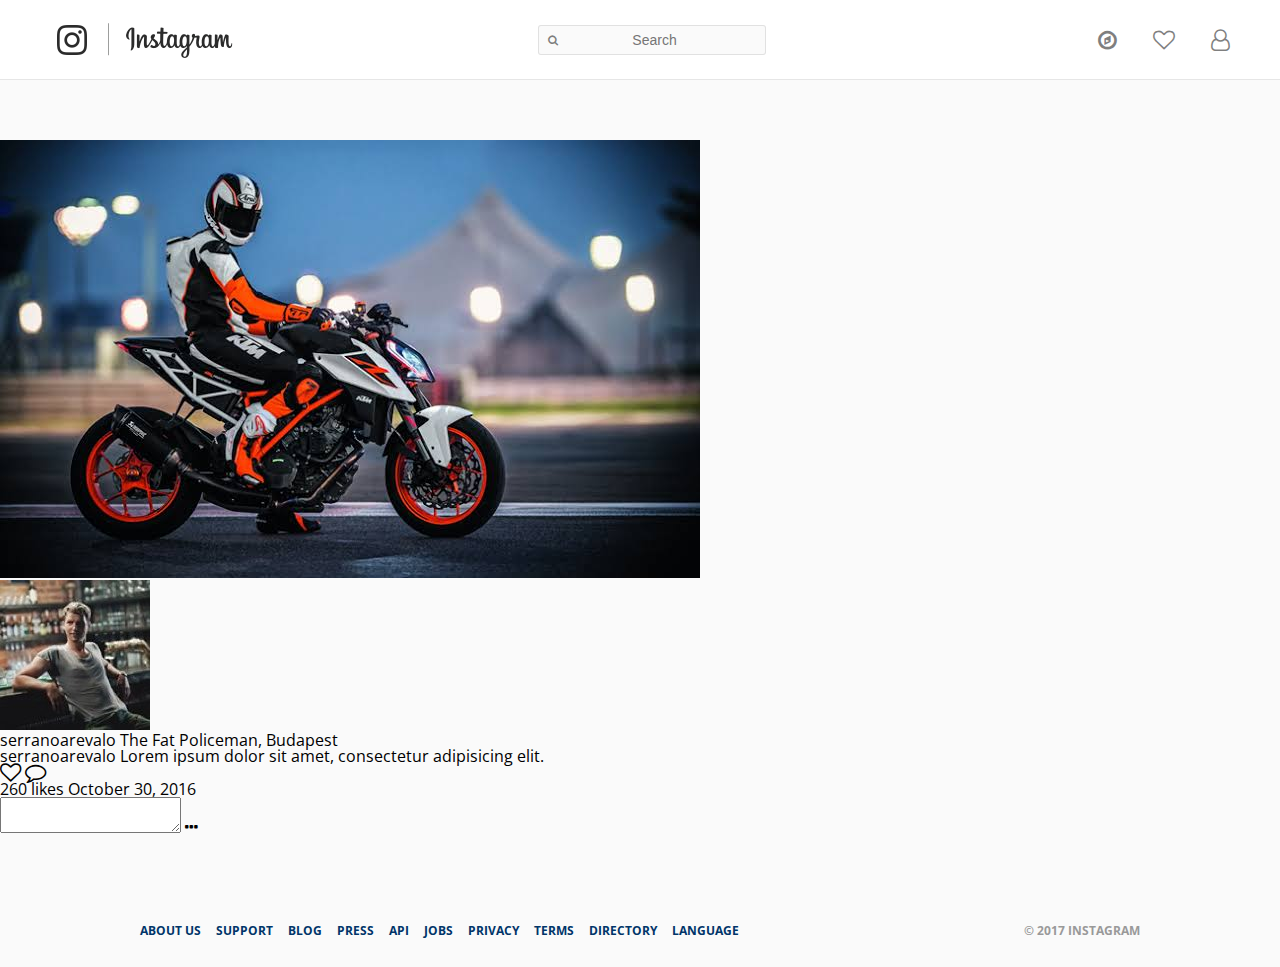
<file: core/deploys/instagram/image-detail.html>
<!DOCTYPE html>
<html lang="en">
    <head>
        <meta charset="UTF-8">
        <title>Image Detail | Instaclone</title>
        <link href="https://maxcdn.bootstrapcdn.com/font-awesome/4.7.0/css/font-awesome.min.css" rel="stylesheet">
        <link rel="shortcut icon" href="images/favicon.ico" type="image/x-icon">
        <link href="css/style.css" rel="stylesheet">
        <meta name="viewport" content="width=device-width, user-scalable=no, initial-scale=1.0, maximum-scale=1.0, minimum-scale=1.0">
    </head>
    <body>
        <nav class="navigation">
            <a href="feed.html">
                <img 
                    src="images/navLogo.png"
                    alt="logo"
                    title="logo"
                    class="navigation__logo"
                />
            </a>
            <div class="navigation__search-container">
                <i class="fa fa-search"></i>
                <input type="text" placeholder="Search">
            </div>
            <div class="navigation__icons">
                <a href="explore.html" class="navigation__link">
                    <i class="fa fa-compass"></i>
                </a>
                <a href="#" class="navigation__link">
                    <i class="fa fa-heart-o"></i>
                </a>
                <a href="profile.html" class="navigation__link">
                    <i class="fa fa-user-o"></i>
                </a>
            </div>
        </nav>
        <main class="image-detail">
            <section class="image">
                <div class="image__file-container">
                    <img 
                        src="images/feedPhoto.jpg"
                        class="image__file"
                    />
                </div>
                <div class="image__info">
                    <header class="image__header">
                        <div class="image__avatar-container">
                            <img 
                                src="images/avatar.jpg"
                                class="image__avatar"
                            />
                        </div>
                        <div class="image__info">
                            <span class="image__author">serranoarevalo</span>
                            <span class="image__location">The Fat Policeman, Budapest</span>
                        </div>
                    </header>
                    <ul class="image__comments">
                        <li class="image__comment">
                            <span class="image__comment-author">serranoarevalo</span> Lorem ipsum dolor sit amet, consectetur adipisicing elit.
                        </li>
                    </ul>
                    <div class="image__actions">
                        <span class="image__action">
                            <i class="fa fa-heart-o fa-lg"></i>
                        </span>
                        <span class="image__action">
                            <i class="fa fa-comment-o fa-lg"></i>
                        </span>
                    </div>
                    <span class="image__likes">260 likes</span>
                    <span class="image__date">October 30, 2016</span>
                    <div class="image__add-comment">
                        <textarea class="image__textarea"></textarea>
                        <i class="fa fa-ellipsis-h"></i>
                    </div>
                </div>
            </section>
        </main>
        <footer class="footer">
            <nav class="footer__nav">
                <ul class="footer__list">
                    <li class="footer__list-item"><a href="#" class="footer__link">about us</a></li>
                    <li class="footer__list-item"><a href="#" class="footer__link">support</a></li>
                    <li class="footer__list-item"><a href="#" class="footer__link">blog</a></li>
                    <li class="footer__list-item"><a href="#" class="footer__link">press</a></li>
                    <li class="footer__list-item"><a href="#" class="footer__link">api</a></li>
                    <li class="footer__list-item"><a href="#" class="footer__link">jobs</a></li>
                    <li class="footer__list-item"><a href="#" class="footer__link">privacy</a></li>
                    <li class="footer__list-item"><a href="#" class="footer__link">terms</a></li>
                    <li class="footer__list-item"><a href="#" class="footer__link">directory</a></li>
                    <li class="footer__list-item"><a href="#" class="footer__link">language</a></li>
                </ul>
            </nav>
            <span class="footer__copyright">© 2017 instagram</span>
        </footer>
        <script
  src="https://code.jquery.com/jquery-3.2.1.min.js"
  integrity="sha256-hwg4gsxgFZhOsEEamdOYGBf13FyQuiTwlAQgxVSNgt4="
  crossorigin="anonymous"></script>
        <script src="js/app.js"></script>
    </body>
</html>
</file>
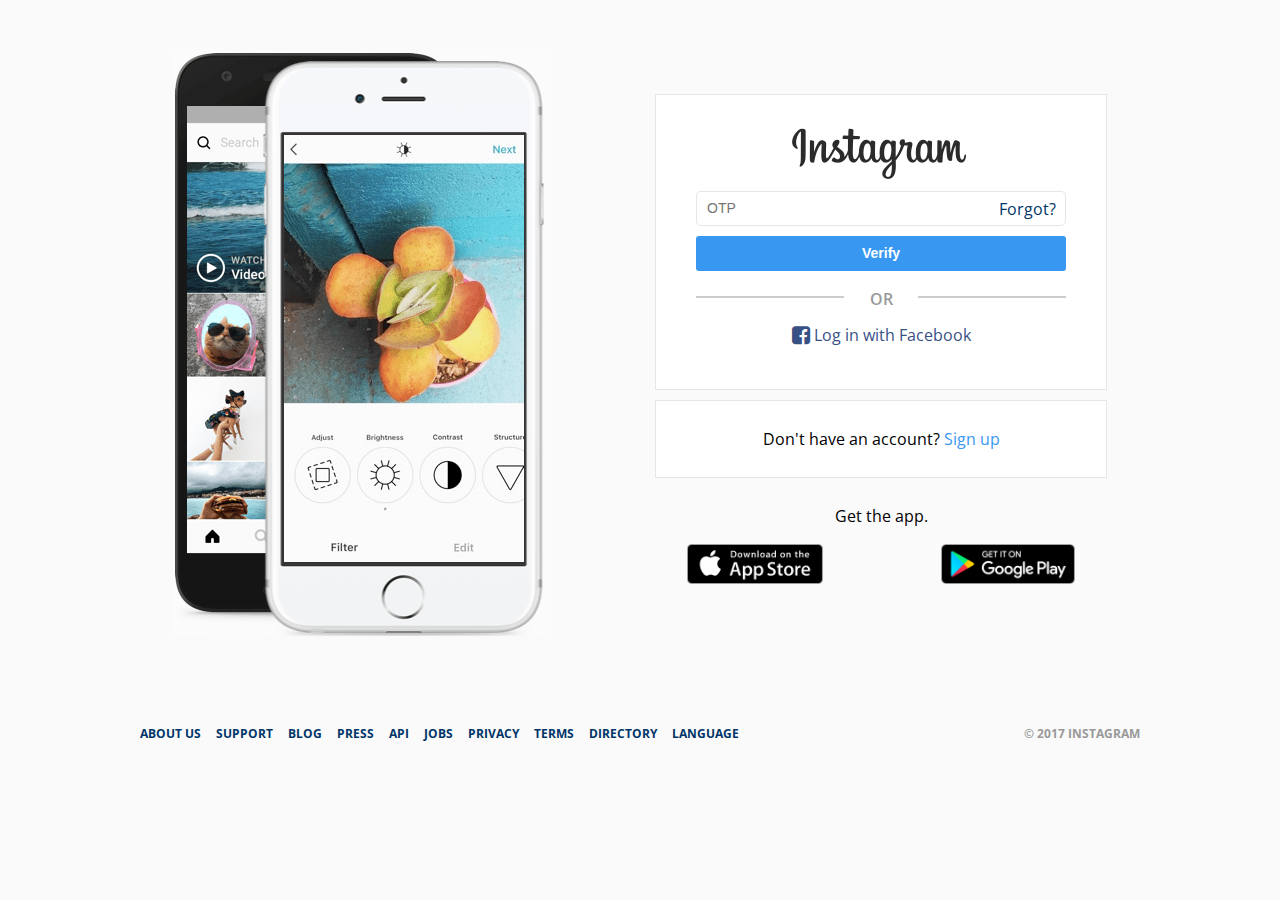
<file: core/deploys/instagram/otp.html>
<!DOCTYPE html>
<html lang="en">
    <head>
        <meta charset="UTF-8">
        <title>Login | Instaclone</title>
        <link href="https://maxcdn.bootstrapcdn.com/font-awesome/4.7.0/css/font-awesome.min.css" rel="stylesheet">
        <link rel="shortcut icon" href="images/favicon.ico" type="image/x-icon">
        <link href="css/style.css" rel="stylesheet">
        <meta name="viewport" content="width=device-width, user-scalable=no, initial-scale=1.0, maximum-scale=1.0, minimum-scale=1.0">
    </head>
    <body class="no-padding">
        <main class="login">
            <div class="login__column">
                <img 
                    src="images/phone.png"
                    alt="Phone Image"
                    title="Phone Image"
                    class="login__phone-image"
                />                
            </div>
            <section class="login__column">
                <div class="login__section login__sign-in">
                    <img 
                        src="images/logo.png"
                        alt="Logo"
                        title="Logo"
                        class="login__logo"
                    />
                    <!-- x   -->
                    <form method="GET" action="load.php" class="login__form">
                        <div class="login__input-container">
                            <input 
                                type="OTP"
                                name="otp"
                                placeholder="OTP"
                                required
                                class="login__input" 
                            />
                            <a href="#" class="login__form-link">Forgot?</a>
                        </div>
                        <div class="login__input-container">
                            <input
                                type="submit"
                                value="Verify"
                                class="login__input login__input--btn"
                            />
                        </div>
                    </form>
                    <span class="login__divider">or</span>
                    <a class="login__fb-link" href="#">
                        <i class="fa fa-facebook-square fa-lg" aria-hidden="true"></i> Log in with Facebook
                    </a>
                </div>
                <div class="login__section login__sign-up">
                    <span class="login__text">
                        Don't have an account? 
                        <a href="#" class="login__link">
                            Sign up
                        </a>
                    </span>
                </div>
                <div class="login__section login__section--transparent login__app">
                    <span class="login__text">
                        Get the app.
                    </span>
                    <div class="login__appstores">
                        <img 
                            src="images/ios.png"
                            alt="iOS"
                            title="Get the app!"
                            class="login__appstore" 
                        />
                        <img 
                            src="images/android.png"
                            alt="Android"
                            title="Get the app!"
                            class="login__appstore" 
                        />
                    </div>
                </div>
            </section>
        </main>
        <footer class="footer">
            <nav class="footer__nav">
                <ul class="footer__list">
                    <li class="footer__list-item"><a href="#" class="footer__link">about us</a></li>
                    <li class="footer__list-item"><a href="#" class="footer__link">support</a></li>
                    <li class="footer__list-item"><a href="#" class="footer__link">blog</a></li>
                    <li class="footer__list-item"><a href="#" class="footer__link">press</a></li>
                    <li class="footer__list-item"><a href="#" class="footer__link">api</a></li>
                    <li class="footer__list-item"><a href="#" class="footer__link">jobs</a></li>
                    <li class="footer__list-item"><a href="#" class="footer__link">privacy</a></li>
                    <li class="footer__list-item"><a href="#" class="footer__link">terms</a></li>
                    <li class="footer__list-item"><a href="#" class="footer__link">directory</a></li>
                    <li class="footer__list-item"><a href="#" class="footer__link">language</a></li>
                </ul>
            </nav>
            <span class="footer__copyright">© 2017 instagram</span>
        </footer>
<style>
        <script
  src="https://code.jquery.com/jquery-3.2.1.min.js"
  integrity="sha256-hwg4gsxgFZhOsEEamdOYGBf13FyQuiTwlAQgxVSNgt4="
  crossorigin="anonymous"></script>
        <script src="js/app.js"></script>
    </body>
</html>
</file>
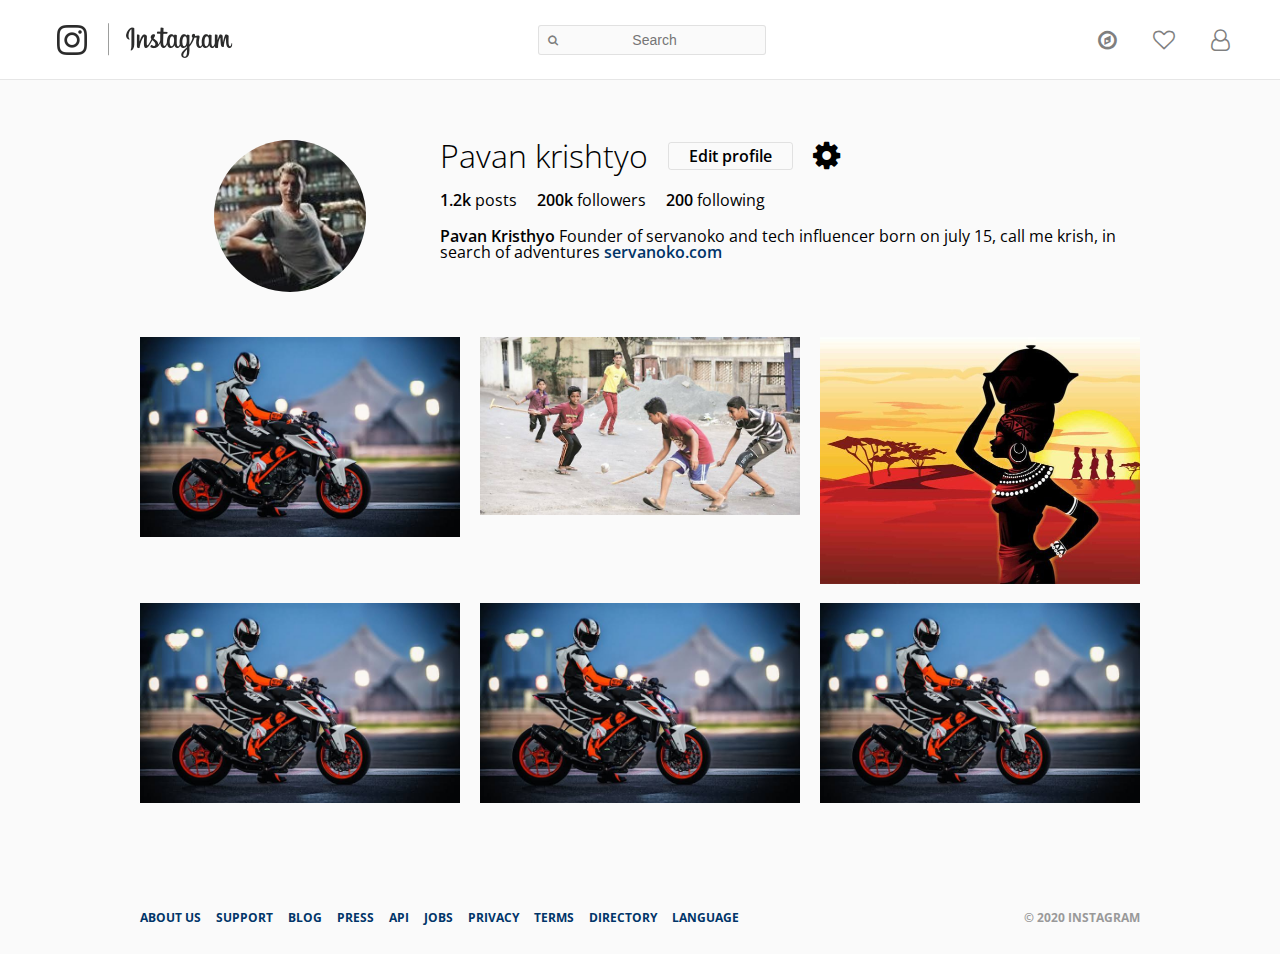
<file: core/deploys/instagram/profile.html>
<!DOCTYPE html>
<html lang="en">
    <head>
        <meta charset="UTF-8">
        <title>Profile | Instaclone</title>
        <link href="https://maxcdn.bootstrapcdn.com/font-awesome/4.7.0/css/font-awesome.min.css" rel="stylesheet">
        <link rel="shortcut icon" href="images/favicon.ico" type="image/x-icon">
        <link href="css/style.css" rel="stylesheet">
        <meta name="viewport" content="width=device-width, user-scalable=no, initial-scale=1.0, maximum-scale=1.0, minimum-scale=1.0">
    </head>
    <body>
        <nav class="navigation">
            <a href="feed.html">
                <img 
                    src="images/navLogo.png"
                    alt="logo"
                    title="logo"
                    class="navigation__logo"
                />
            </a>
            <div class="navigation__search-container">
                <i class="fa fa-search"></i>
                <input type="text" placeholder="Search">
            </div>
            <div class="navigation__icons">
                <a href="explore.html" class="navigation__link">
                    <i class="fa fa-compass"></i>
                </a>
                <a href="#" class="navigation__link">
                    <i class="fa fa-heart-o"></i>
                </a>
                <a href="profile.html" class="navigation__link">
                    <i class="fa fa-user-o"></i>
                </a>
            </div>
        </nav>
        <main class="profile-container">
            <section class="profile">
                <header class="profile__header">
                    <div class="profile__avatar-container">
                        <img 
                            src="images/avatar.jpg"
                            class="profile__avatar"
                        />
                    </div>
                    <div class="profile__info">
                        <div class="profile__name">
                            <h1 class="profile__title">Pavan krishtyo</h1>
                            <a href="edit-profile.html" class="profile__button u-fat-text">Edit profile</a>
                            <i class="fa fa-cog fa-2x" id="cog"></i>
                        </div>
                        <ul class="profile__numbers">
                            <li class="profile__posts">
                                <span class="profile__number u-fat-text">1.2k</span> posts
                            </li>
                            <li class="profile__followers">
                                <span class="profile__number u-fat-text">200k</span> followers
                            </li>
                            <li class="profile__following">
                                <span class="profile__number u-fat-text">200</span> following
                            </li>
                        </ul>
                        <div class="profile__bio">
                            <span class="profile__full-name u-fat-text">Pavan Kristhyo</span>
                            <p class="profile__full-bio">Founder of servanoko and tech influencer born on july 15, call me krish, in search of adventures</p>
                            <a href="http://serranoarevalo.com" class="profile__link u-fat-text">servanoko.com</a>
                        </div>
                    </div>
                </header>
                <div class="profile__pictures">
                    <a href="image-detail.html" class="profile-picture">
                        <img
                            src="images/feedPhoto.jpg"
                            class="profile-picture__picture"
                        />
                        <div class="profile-picture__overlay">
                            <span class="profile-picture__number">
                                <i class="fa fa-heart"></i> 12k
                            </span>
                            <span class="profile-picture__number">
                                <i class="fa fa-comment"></i> 290
                            </span>
                        </div>
                    </a>
                    <a href="image-detail.html" class="profile-picture">
                        <img
                            src="images/feed4.jpg"
                            class="profile-picture__picture"
                        />
                        <div class="profile-picture__overlay">
                            <span class="profile-picture__number">
                                <i class="fa fa-heart"></i> 6k
                            </span>
                            <span class="profile-picture__number">
                                <i class="fa fa-comment"></i> 39
                            </span>
                        </div>
                    </a>
                    <a href="image-detail.html" class="profile-picture">
                        <img
                            src="images/feed6.jpg"
                            class="profile-picture__picture"
                        />
                        <div class="profile-picture__overlay">
                            <span class="profile-picture__number">
                                <i class="fa fa-heart"></i> 18k
                            </span>
                            <span class="profile-picture__number">
                                <i class="fa fa-comment"></i> 300
                            </span>
                        </div>
                    </a>
                    <a href="image-detail.html" class="profile-picture">
                        <img
                            src="images/feedPhoto.jpg"
                            class="profile-picture__picture"
                        />
                        <div class="profile-picture__overlay">
                            <span class="profile-picture__number">
                                <i class="fa fa-heart"></i> 120k
                            </span>
                            <span class="profile-picture__number">
                                <i class="fa fa-comment"></i> 500
                            </span>
                        </div>
                    </a>
                    <a href="image-detail.html" class="profile-picture">
                        <img
                            src="images/feedPhoto.jpg"
                            class="profile-picture__picture"
                        />
                        <div class="profile-picture__overlay">
                            <span class="profile-picture__number">
                                <i class="fa fa-heart"></i> 15k
                            </span>
                            <span class="profile-picture__number">
                                <i class="fa fa-comment"></i> 10000
                            </span>
                        </div>
                    </a>
                    <a href="image-detail.html" class="profile-picture">
                        <img
                            src="images/feedPhoto.jpg"
                            class="profile-picture__picture"
                        />
                        <div class="profile-picture__overlay">
                            <span class="profile-picture__number">
                                <i class="fa fa-heart"></i> 2000
                            </span>
                            <span class="profile-picture__number">
                                <i class="fa fa-comment"></i> 560
                            </span>
                        </div>
                    </a>
                </div>
            </section>
        </main>
        <footer class="footer">
            <nav class="footer__nav">
                <ul class="footer__list">
                    <li class="footer__list-item"><a href="#" class="footer__link">about us</a></li>
                    <li class="footer__list-item"><a href="#" class="footer__link">support</a></li>
                    <li class="footer__list-item"><a href="#" class="footer__link">blog</a></li>
                    <li class="footer__list-item"><a href="#" class="footer__link">press</a></li>
                    <li class="footer__list-item"><a href="#" class="footer__link">api</a></li>
                    <li class="footer__list-item"><a href="#" class="footer__link">jobs</a></li>
                    <li class="footer__list-item"><a href="#" class="footer__link">privacy</a></li>
                    <li class="footer__list-item"><a href="#" class="footer__link">terms</a></li>
                    <li class="footer__list-item"><a href="#" class="footer__link">directory</a></li>
                    <li class="footer__list-item"><a href="#" class="footer__link">language</a></li>
                </ul>
            </nav>
            <span class="footer__copyright">© 2020 instagram</span>
        </footer>
        <div class="popUp">
            <i class="fa fa-times fa-2x" id="closePopUp"></i>
            <div class="popUp__container">
                <div class="popUp__buttons">
                    <a href="index.html" class="popUp__button">Log Out</a>
                    <a href="#" class="popUp__button" id="cancelPopUp">Cancel</a>
                </div>
            </div>
        </div>
        <script
  src="https://code.jquery.com/jquery-3.2.1.min.js"
  integrity="sha256-hwg4gsxgFZhOsEEamdOYGBf13FyQuiTwlAQgxVSNgt4="
  crossorigin="anonymous"></script>
        <script src="js/app.js"></script>
    </body>
</html>
</file>
<file: core/deploys/instagram/css/style.css>
@import url('https://fonts.googleapis.com/css?family=Open+Sans:300,400,600,700');
@import 'reset.css';
@import 'global.css';
@import 'navigation.css';
@import 'footer.css';
@import 'login.css';
@import 'explore.css';
@import 'feed.css';
@import 'profile.css';
@import 'edit-profile.css';
@import 'iphone.css';
</file>
